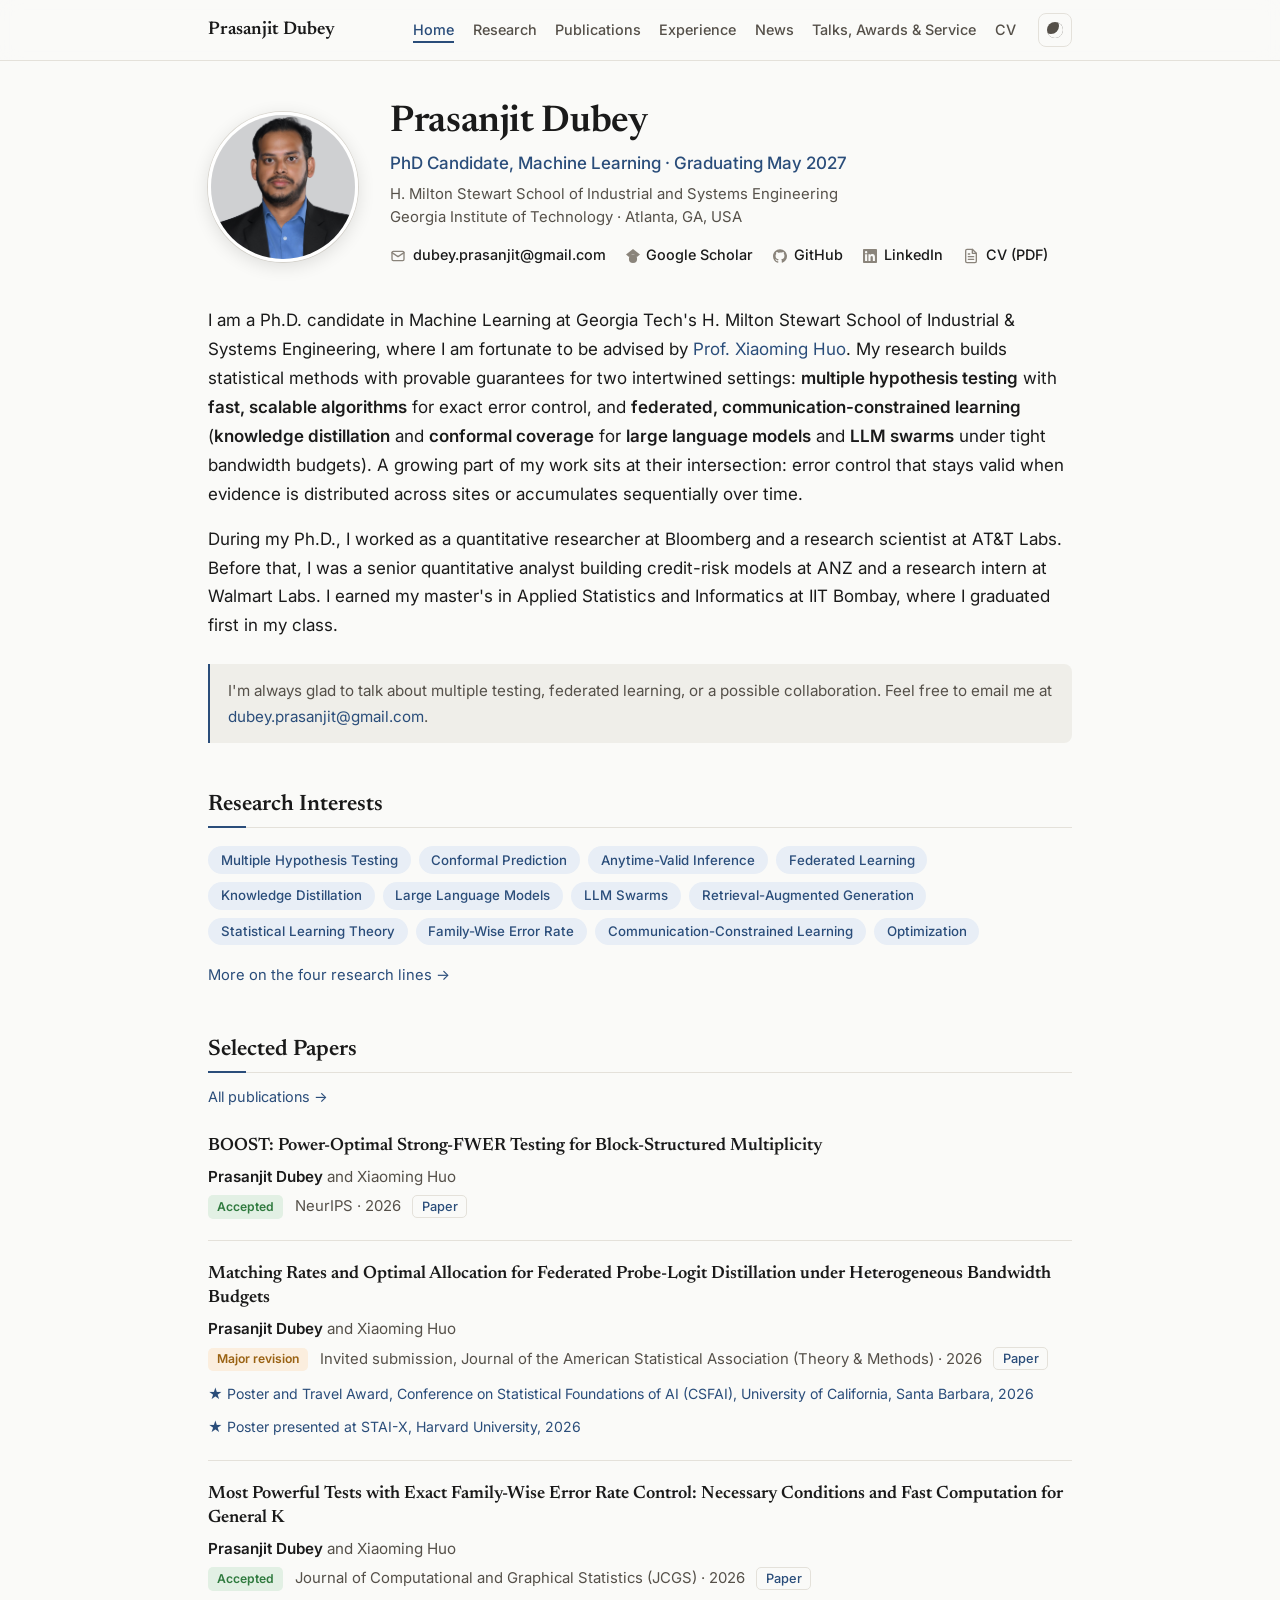
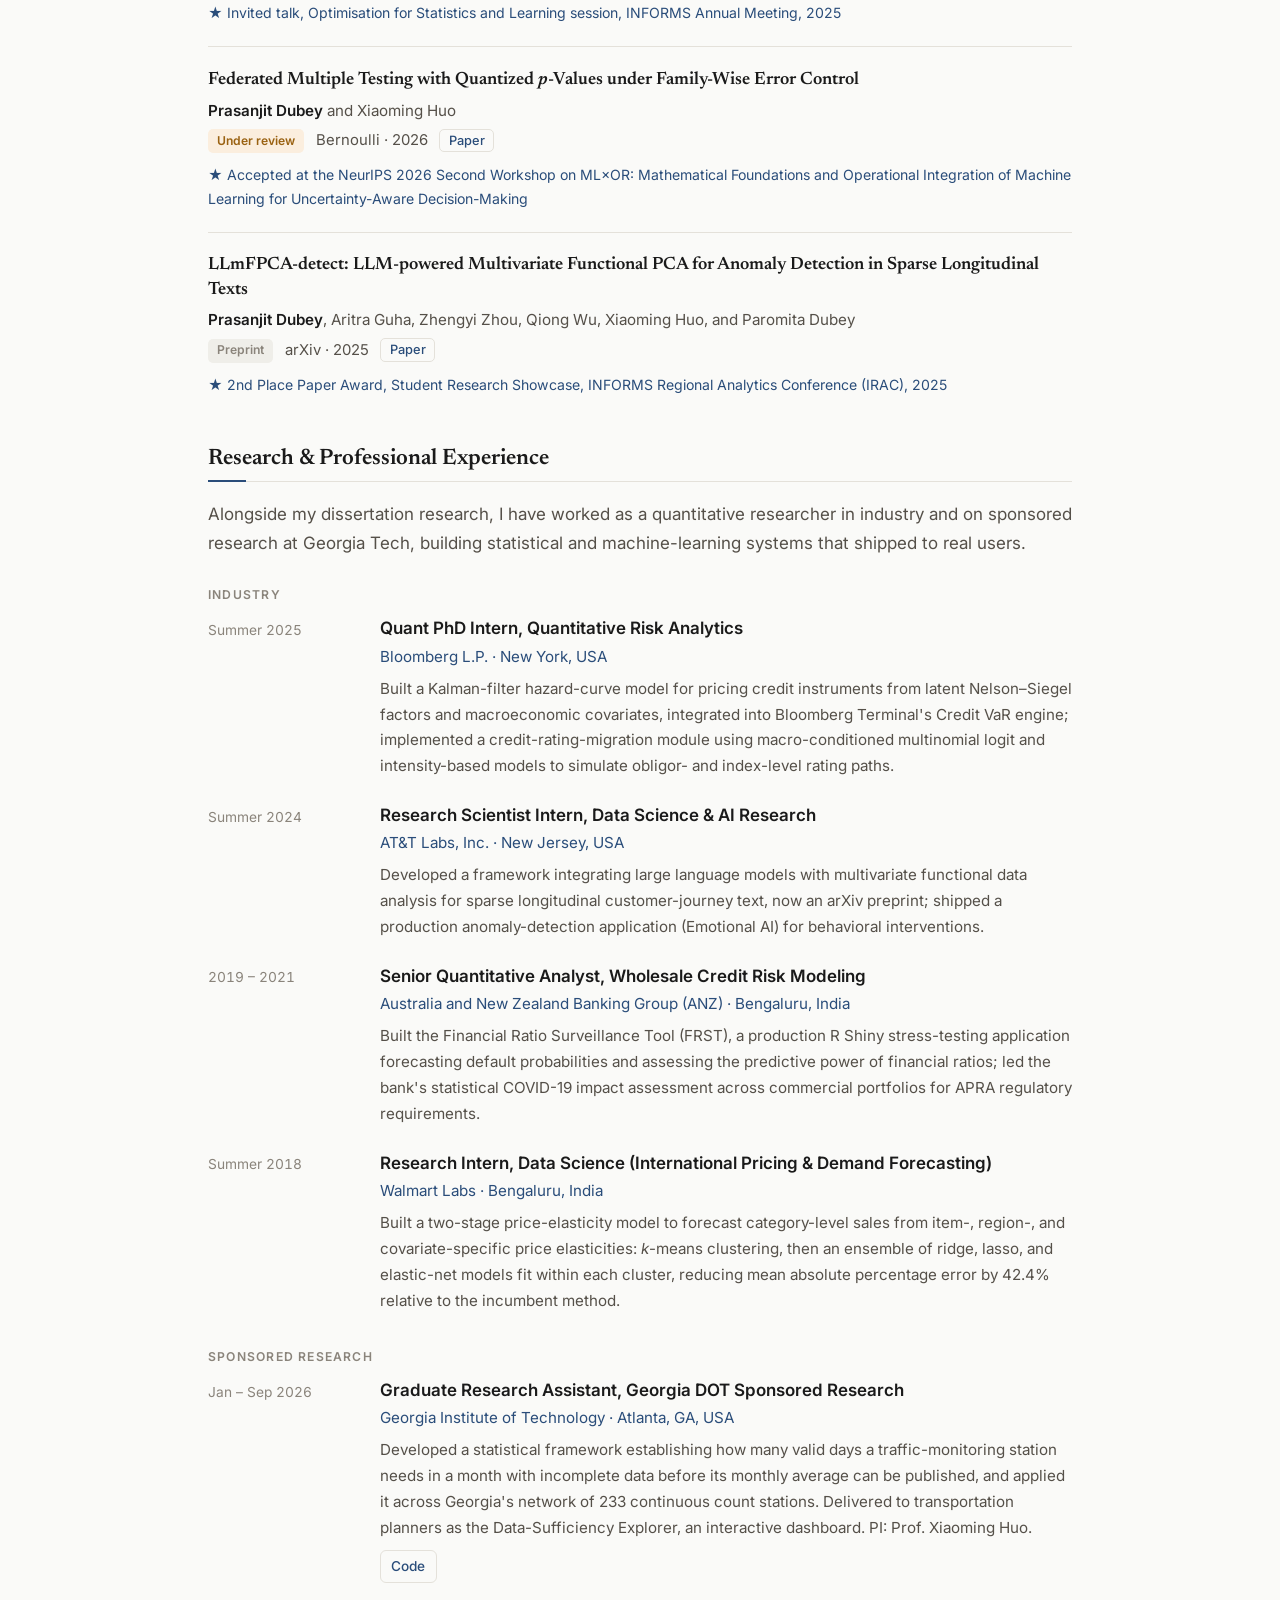
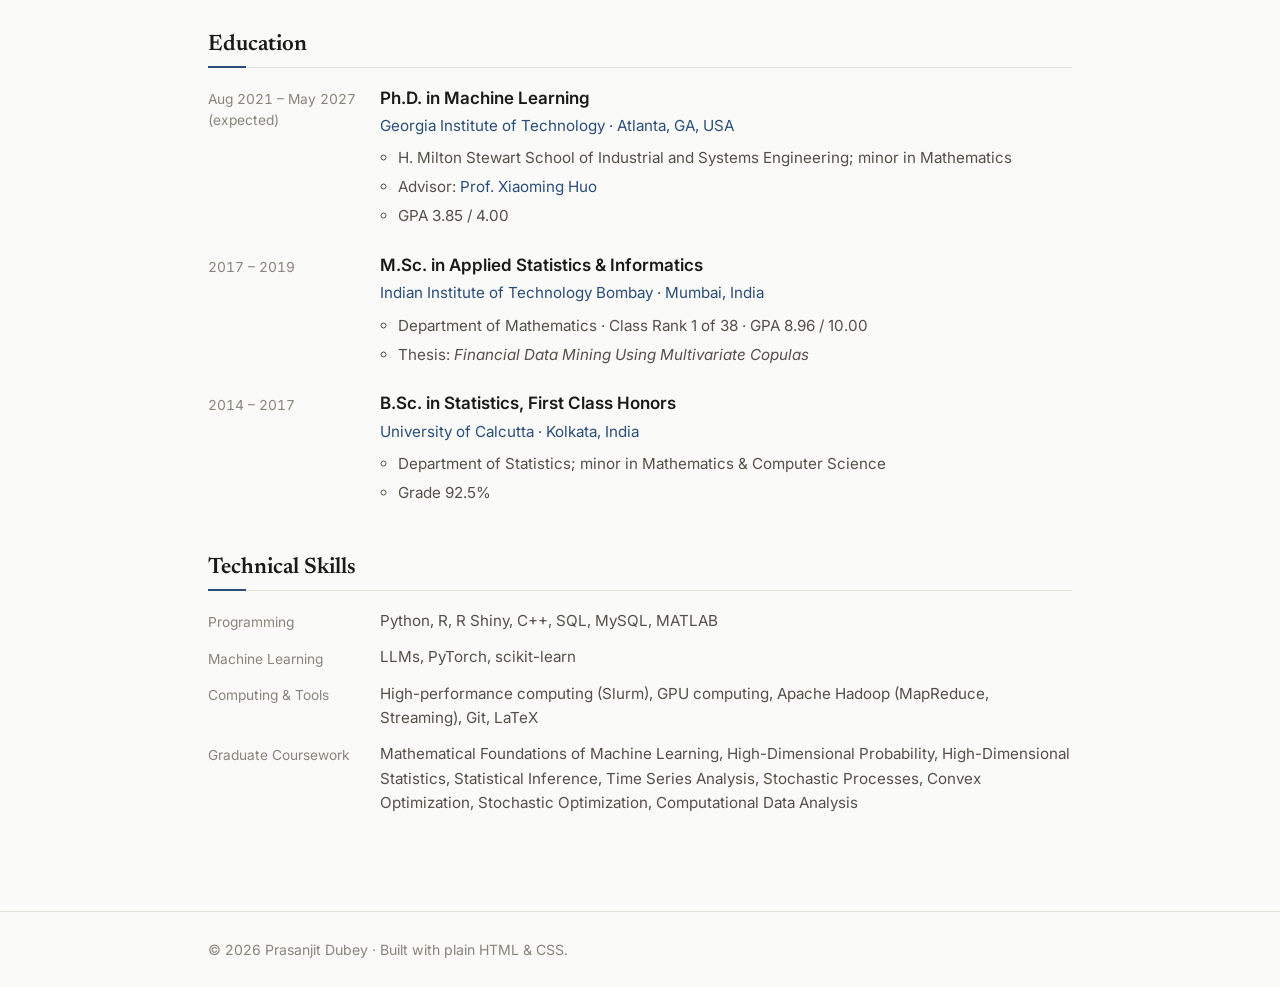
<file: index.html>
<!DOCTYPE html>
<html lang="en">
<head>
  <meta charset="UTF-8" />
  <meta name="viewport" content="width=device-width, initial-scale=1.0" />
  <title>Prasanjit Dubey</title>
  <meta name="description" content="Prasanjit Dubey, Ph.D. candidate in Machine Learning at Georgia Tech. Research on multiple hypothesis testing, conformal prediction, anytime-valid inference, and federated learning and knowledge distillation for language models." />
  <meta name="author" content="Prasanjit Dubey" />
  <meta name="keywords" content="Prasanjit Dubey, machine learning, statistics, multiple hypothesis testing, family-wise error rate, FWER, conformal prediction, anytime-valid inference, e-processes, federated learning, knowledge distillation, large language models, LLM swarms, retrieval-augmented generation, RAG, probe-logit distillation, communication-constrained learning, statistical learning theory, optimization, scalable algorithms, elementary symmetric polynomials, Georgia Tech, Xiaoming Huo" />

  <!-- Open Graph / social preview -->
  <meta property="og:type" content="website" />
  <meta property="og:title" content="Prasanjit Dubey" />
  <meta property="og:description" content="Ph.D. candidate in Machine Learning at Georgia Tech: multiple hypothesis testing, conformal prediction, anytime-valid inference, and federated learning for language models." />
  <meta property="og:url" content="https://pdubey96.github.io/" />
  <meta property="og:image" content="https://pdubey96.github.io/mypicnov2025.jpg" />
  <meta name="twitter:card" content="summary" />

  <!-- Favicon: "PD" monogram, self-contained -->
  <link rel="icon" href="data:image/svg+xml,%3Csvg xmlns='http://www.w3.org/2000/svg' viewBox='0 0 100 100'%3E%3Crect width='100' height='100' rx='20' fill='%232a4d7a'/%3E%3Ctext x='50' y='68' font-family='Georgia,serif' font-size='52' fill='white' text-anchor='middle'%3EPD%3C/text%3E%3C/svg%3E" />

  <!-- Fonts -->
  <link rel="preconnect" href="https://fonts.googleapis.com" />
  <link rel="preconnect" href="https://fonts.gstatic.com" crossorigin />
  <link href="https://fonts.googleapis.com/css2?family=Newsreader:ital,opsz,wght@0,6..72,400;0,6..72,500;0,6..72,600;1,6..72,400&family=Inter:wght@400;500;600&display=swap" rel="stylesheet" />

  <link rel="stylesheet" href="style.css?v=20261010" />

  <!-- Set theme before paint to avoid a flash -->
  <script>
    (function () {
      try {
        var saved = localStorage.getItem("theme");
        var prefersDark = window.matchMedia("(prefers-color-scheme: dark)").matches;
        if (saved === "dark" || (!saved && prefersDark)) {
          document.documentElement.setAttribute("data-theme", "dark");
        }
      } catch (e) {}
    })();
  </script>

  <!-- These sections moved to pages of their own; keep old links such as
       /#publications working by sending them on before anything renders. -->
  <script>
    (function () {
      var moved = {
        "#publications": "publications.html",
        "#talks": "awards.html#talks",
        "#news": "news.html",
        "#awards": "awards.html",
        "#service": "awards.html#service"
      };
      if (moved[location.hash]) location.replace(moved[location.hash]);
    })();
  </script>
</head>

<body>
  <a class="skip-link" href="#main">Skip to content</a>

  <!-- The top bar is repeated in all six pages; edit them together. -->
  <header class="site-header">
    <nav class="nav" aria-label="Primary">
      <a class="nav-brand" href="index.html">Prasanjit Dubey</a>
      <ul class="nav-links">
        <li><a href="index.html" aria-current="page">Home</a></li>
        <li><a href="research.html">Research</a></li>
        <li><a href="publications.html">Publications</a></li>
        <li><a href="experience.html">Experience</a></li>
        <li><a href="news.html">News</a></li>
        <li><a href="awards.html">Talks, Awards &amp; Service</a></li>
        <li><a href="cv.pdf" target="_blank" rel="noopener">CV</a></li>
      </ul>
      <button id="theme-toggle" class="theme-toggle" aria-label="Toggle dark mode" title="Toggle dark mode">
        <span class="theme-toggle-icon" aria-hidden="true"></span>
      </button>
    </nav>
  </header>

  <main id="main">

    <!-- ============ IDENTITY ============ -->
    <section id="about" class="hero">
      <img class="avatar" src="mypicnov2025.jpg" alt="Prasanjit Dubey" width="150" height="150" />
      <div class="hero-text">
        <h1 class="hero-name">Prasanjit Dubey</h1>
        <p class="hero-title">PhD Candidate, Machine Learning · Graduating May 2027</p>
        <p class="hero-affil">
          H. Milton Stewart School of Industrial and Systems Engineering<br />
          Georgia Institute of Technology · Atlanta,&nbsp;GA,&nbsp;USA
        </p>
        <ul class="hero-links">
          <li><a href="mailto:dubey.prasanjit@gmail.com">
            <svg class="icon-stroke" viewBox="0 0 24 24" fill="none" stroke="currentColor" stroke-width="2" stroke-linecap="round" stroke-linejoin="round" aria-hidden="true"><rect x="3" y="5" width="18" height="14" rx="2"/><path d="m3 7 9 6 9-6"/></svg>
            <span>dubey.prasanjit@gmail.com</span></a></li>
          <li><a href="https://scholar.google.com/citations?user=jp3epVkAAAAJ&amp;hl=en" target="_blank" rel="noopener">
            <svg viewBox="0 0 24 24" fill="currentColor" aria-hidden="true"><path d="M5.242 13.769L0 9.5 12 0l12 9.5-5.242 4.269C17.548 11.249 14.978 9.5 12 9.5c-2.977 0-5.548 1.748-6.758 4.269zM12 10a7 7 0 1 0 0 14 7 7 0 0 0 0-14z"/></svg>
            <span>Google Scholar</span></a></li>
          <li><a href="https://github.com/pdubey96" target="_blank" rel="noopener">
            <svg viewBox="0 0 24 24" fill="currentColor" aria-hidden="true"><path d="M12 .297c-6.63 0-12 5.373-12 12 0 5.303 3.438 9.8 8.205 11.385.6.113.82-.258.82-.577 0-.285-.01-1.04-.015-2.04-3.338.724-4.042-1.61-4.042-1.61C4.422 18.07 3.633 17.7 3.633 17.7c-1.087-.744.084-.729.084-.729 1.205.084 1.838 1.236 1.838 1.236 1.07 1.835 2.809 1.305 3.495.998.108-.776.417-1.305.76-1.605-2.665-.305-5.467-1.334-5.467-5.931 0-1.311.469-2.381 1.236-3.221-.124-.303-.535-1.524.117-3.176 0 0 1.008-.322 3.301 1.23A11.5 11.5 0 0 1 12 5.803c1.02.005 2.047.138 3.006.404 2.291-1.552 3.297-1.23 3.297-1.23.653 1.653.242 2.874.118 3.176.77.84 1.235 1.911 1.235 3.221 0 4.609-2.807 5.624-5.479 5.921.43.372.823 1.102.823 2.222 0 1.606-.014 2.898-.014 3.293 0 .322.216.694.825.576C20.565 22.092 24 17.592 24 12.297c0-6.627-5.373-12-12-12"/></svg>
            <span>GitHub</span></a></li>
          <li><a href="https://www.linkedin.com/in/prasanjit-dubey/" target="_blank" rel="noopener">
            <svg viewBox="0 0 24 24" fill="currentColor" aria-hidden="true"><path d="M20.447 20.452h-3.554v-5.569c0-1.328-.027-3.037-1.852-3.037-1.853 0-2.136 1.445-2.136 2.939v5.667H9.351V9h3.414v1.561h.046c.477-.9 1.637-1.85 3.37-1.85 3.601 0 4.267 2.37 4.267 5.455v6.286zM5.337 7.433a2.062 2.062 0 0 1-2.063-2.065 2.064 2.064 0 1 1 2.063 2.065zm1.782 13.019H3.555V9h3.564v11.452zM22.225 0H1.771C.792 0 0 .774 0 1.729v20.542C0 23.227.792 24 1.771 24h20.451C23.2 24 24 23.227 24 22.271V1.729C24 .774 23.2 0 22.222 0h.003z"/></svg>
            <span>LinkedIn</span></a></li>
          <li><a href="cv.pdf" target="_blank" rel="noopener">
            <svg class="icon-stroke" viewBox="0 0 24 24" fill="none" stroke="currentColor" stroke-width="2" stroke-linecap="round" stroke-linejoin="round" aria-hidden="true"><path d="M14 2H6a2 2 0 0 0-2 2v16a2 2 0 0 0 2 2h12a2 2 0 0 0 2-2V8z"/><polyline points="14 2 14 8 20 8"/><line x1="16" y1="13" x2="8" y2="13"/><line x1="16" y1="17" x2="8" y2="17"/><line x1="10" y1="9" x2="8" y2="9"/></svg>
            <span>CV (PDF)</span></a></li>
        </ul>
      </div>
    </section>

    <!-- ============ ABOUT ============ -->
    <section class="section">
      <p class="bio">
        I am a Ph.D. candidate in Machine Learning at Georgia Tech's H. Milton
        Stewart School of Industrial &amp; Systems Engineering, where I am
        fortunate to be advised by
        <a href="https://huo.isye.gatech.edu/" target="_blank" rel="noopener">Prof. Xiaoming Huo</a>.
        My research builds statistical methods with provable guarantees for two
        intertwined settings: <strong>multiple hypothesis testing</strong> with
        <strong>fast, scalable algorithms</strong> for exact error control, and
        <strong>federated, communication-constrained learning</strong>
        (<strong>knowledge distillation</strong> and <strong>conformal
        coverage</strong> for <strong>large language models</strong> and
        <strong>LLM swarms</strong> under tight bandwidth budgets). A growing
        part of my work sits at their intersection: error control that stays
        valid when evidence is distributed across sites or accumulates
        sequentially over time.
      </p>
      <p class="bio">
        During my Ph.D., I worked as a quantitative researcher at Bloomberg and
        a research scientist at AT&amp;T Labs. Before that, I was a senior
        quantitative analyst building credit-risk models at ANZ and a research
        intern at Walmart Labs. I earned my master's in Applied Statistics and
        Informatics at IIT Bombay, where I graduated first in my class.
      </p>
      <p id="contact" class="callout">
        I'm always glad to talk about multiple testing, federated learning, or a
        possible collaboration. Feel free to email me at
        <a href="mailto:dubey.prasanjit@gmail.com">dubey.prasanjit@gmail.com</a>.
      </p>
    </section>

    <!-- ============ RESEARCH INTERESTS ============ -->
    <section id="research" class="section">
      <h2>Research Interests</h2>
      <ul class="topics" aria-label="Research topics">
        <li>Multiple Hypothesis Testing</li>
        <li>Conformal Prediction</li>
        <li>Anytime-Valid Inference</li>
        <li>Federated Learning</li>
        <li>Knowledge Distillation</li>
        <li>Large Language Models</li>
        <li>LLM Swarms</li>
        <li>Retrieval-Augmented Generation</li>
        <li>Statistical Learning Theory</li>
        <li>Family-Wise Error Rate</li>
        <li>Communication-Constrained Learning</li>
        <li>Optimization</li>
      </ul>
      <p class="more"><a href="research.html">More on the four research lines →</a></p>
    </section>

    <!-- ============ LATEST PAPERS ============ -->
    <!-- A hand-picked subset of publications.html, copied entry for entry
         (without abstracts). When one of these changes status, update both. -->
    <section id="selected" class="section">
      <h2>Selected Papers</h2>
      <p class="note"><a href="publications.html">All publications →</a></p>
      <ol class="pub-list pub-list-plain">
        <li class="pub">
          <div class="pub-body">
            <h3 class="pub-title">BOOST: Power-Optimal Strong-FWER Testing for Block-Structured Multiplicity</h3>
            <p class="pub-authors"><span class="me">Prasanjit Dubey</span> and Xiaoming Huo</p>
            <p class="pub-venue"><span class="badge badge-pub">Accepted</span> NeurIPS · 2026 <a class="pub-link" href="https://arxiv.org/abs/2605.27664" target="_blank" rel="noopener">Paper</a></p>
          </div>
        </li>
        <li class="pub">
          <div class="pub-body">
            <h3 class="pub-title">Matching Rates and Optimal Allocation for Federated Probe-Logit Distillation under Heterogeneous Bandwidth Budgets</h3>
            <p class="pub-authors"><span class="me">Prasanjit Dubey</span> and Xiaoming Huo</p>
            <p class="pub-venue"><span class="badge badge-review">Major revision</span> Invited submission, Journal of the American Statistical Association (Theory &amp; Methods) · 2026 <a class="pub-link" href="https://arxiv.org/abs/2605.29642" target="_blank" rel="noopener">Paper</a></p>
            <p class="pub-award">★ Poster and Travel Award, Conference on Statistical Foundations of AI (CSFAI), University of California, Santa Barbara, 2026</p>
            <p class="pub-award">★ Poster presented at STAI-X, Harvard University, 2026</p>
          </div>
        </li>
        <li class="pub">
          <div class="pub-body">
            <h3 class="pub-title">Most Powerful Tests with Exact Family-Wise Error Rate Control: Necessary Conditions and Fast Computation for General K</h3>
            <p class="pub-authors"><span class="me">Prasanjit Dubey</span> and Xiaoming Huo</p>
            <p class="pub-venue"><span class="badge badge-pub">Accepted</span> Journal of Computational and Graphical Statistics (JCGS) · 2026 <a class="pub-link" href="https://arxiv.org/abs/2604.10986" target="_blank" rel="noopener">Paper</a></p>
            <p class="pub-award">★ Invited talk, Optimisation for Statistics and Learning session, INFORMS Annual Meeting, 2025</p>
          </div>
        </li>
        <li class="pub">
          <div class="pub-body">
            <h3 class="pub-title">Federated Multiple Testing with Quantized <em>p</em>-Values under Family-Wise Error Control</h3>
            <p class="pub-authors"><span class="me">Prasanjit Dubey</span> and Xiaoming Huo</p>
            <p class="pub-venue"><span class="badge badge-review">Under review</span> Bernoulli · 2026 <a class="pub-link" href="https://arxiv.org/abs/2609.19708" target="_blank" rel="noopener">Paper</a></p>
            <p class="pub-award">★ Accepted at the NeurIPS 2026 Second Workshop on ML×OR: Mathematical Foundations and Operational Integration of Machine Learning for Uncertainty-Aware Decision-Making</p>
          </div>
        </li>
        <li class="pub">
          <div class="pub-body">
            <h3 class="pub-title">LLmFPCA-detect: LLM-powered Multivariate Functional PCA for Anomaly Detection in Sparse Longitudinal Texts</h3>
            <p class="pub-authors"><span class="me">Prasanjit Dubey</span>, Aritra Guha, Zhengyi Zhou, Qiong Wu, Xiaoming Huo, and Paromita Dubey</p>
            <p class="pub-venue"><span class="badge badge-prep">Preprint</span> arXiv · 2025 <a class="pub-link" href="https://arxiv.org/abs/2512.14604" target="_blank" rel="noopener">Paper</a></p>
            <p class="pub-award">★ 2nd Place Paper Award, Student Research Showcase, INFORMS Regional Analytics Conference (IRAC), 2025</p>
          </div>
        </li>
      </ol>
    </section>

    <!-- ============ EXPERIENCE ============ -->
    <section id="experience" class="section">
      <h2>Research &amp; Professional Experience</h2>
      <p class="section-intro">
        Alongside my dissertation research, I have worked as a quantitative
        researcher in industry and on sponsored research at Georgia Tech, building
        statistical and machine-learning systems that shipped to real users.
      </p>
      <!-- Grouped by kind so the industry roles lead, newest first within
           each group. (The CV lists all five in one run, newest first.) -->
      <h3 class="group-label">Industry</h3>
      <ul class="timeline">
        <li>
          <span class="t-date">Summer 2025</span>
          <div class="t-body">
            <p class="exp-role">Quant PhD Intern, Quantitative Risk Analytics</p>
            <p class="exp-org">Bloomberg L.P. · New York, USA</p>
            <p class="exp-desc">
              Built a Kalman-filter hazard-curve model for pricing credit
              instruments from latent Nelson–Siegel factors and macroeconomic
              covariates, integrated into Bloomberg Terminal's Credit VaR engine;
              implemented a credit-rating-migration module using macro-conditioned
              multinomial logit and intensity-based models to simulate obligor- and
              index-level rating paths.
            </p>
          </div>
        </li>
        <li>
          <span class="t-date">Summer 2024</span>
          <div class="t-body">
            <p class="exp-role">Research Scientist Intern, Data Science &amp; AI Research</p>
            <p class="exp-org">AT&amp;T Labs, Inc. · New Jersey, USA</p>
            <p class="exp-desc">
              Developed a framework integrating large language models with
              multivariate functional data analysis for sparse longitudinal
              customer-journey text, now an arXiv preprint; shipped a
              production anomaly-detection application (Emotional AI) for
              behavioral interventions.
            </p>
          </div>
        </li>
        <li>
          <span class="t-date">2019 – 2021</span>
          <div class="t-body">
            <p class="exp-role">Senior Quantitative Analyst, Wholesale Credit Risk Modeling</p>
            <p class="exp-org">Australia and New Zealand Banking Group (ANZ) · Bengaluru, India</p>
            <p class="exp-desc">
              Built the Financial Ratio Surveillance Tool (FRST), a production
              R Shiny stress-testing application forecasting default probabilities
              and assessing the predictive power of financial ratios; led the
              bank's statistical COVID-19 impact assessment across commercial
              portfolios for APRA regulatory requirements.
            </p>
          </div>
        </li>
        <li>
          <span class="t-date">Summer 2018</span>
          <div class="t-body">
            <p class="exp-role">Research Intern, Data Science (International Pricing &amp; Demand Forecasting)</p>
            <p class="exp-org">Walmart Labs · Bengaluru, India</p>
            <p class="exp-desc">
              Built a two-stage price-elasticity model to forecast
              category-level sales from item-, region-, and covariate-specific
              price elasticities: <em>k</em>-means clustering, then an ensemble
              of ridge, lasso, and elastic-net models fit within each cluster,
              reducing mean absolute percentage error by 42.4% relative to the
              incumbent method.
            </p>
          </div>
        </li>
      </ul>
      <h3 class="group-label">Sponsored Research</h3>
      <ul class="timeline">
        <li>
          <span class="t-date">Jan – Sep 2026</span>
          <div class="t-body">
            <p class="exp-role">Graduate Research Assistant, Georgia DOT Sponsored Research</p>
            <p class="exp-org">Georgia Institute of Technology · Atlanta, GA, USA</p>
            <p class="exp-desc">
              Developed a statistical framework establishing how many valid days a
              traffic-monitoring station needs in a month with incomplete data
              before its monthly average can be published, and applied it across
              Georgia's network of 233 continuous count stations. Delivered to
              transportation planners as the Data-Sufficiency Explorer, an
              interactive dashboard. PI: Prof. Xiaoming Huo.
            </p>
            <div class="pub-links exp-links">
              <a href="https://github.com/pdubey96/GDoT_CCS_Data_Sufficiency_Explorer" target="_blank" rel="noopener">Code</a>
            </div>
          </div>
        </li>
      </ul>
    </section>

    <!-- ============ EDUCATION ============ -->
    <section id="education" class="section">
      <h2>Education</h2>
      <ul class="timeline">
        <li>
          <span class="t-date">Aug 2021 – May 2027 (expected)</span>
          <div class="t-body">
            <p class="exp-role">Ph.D. in Machine Learning</p>
            <p class="exp-org">Georgia Institute of Technology · Atlanta, GA, USA</p>
            <ul class="edu-detail">
              <li>H. Milton Stewart School of Industrial and Systems Engineering; minor in Mathematics</li>
              <li>Advisor: <a href="https://huo.isye.gatech.edu/" target="_blank" rel="noopener">Prof. Xiaoming Huo</a></li>
              <li>GPA 3.85 / 4.00</li>
            </ul>
          </div>
        </li>
        <li>
          <span class="t-date">2017 – 2019</span>
          <div class="t-body">
            <p class="exp-role">M.Sc. in Applied Statistics &amp; Informatics</p>
            <p class="exp-org">Indian Institute of Technology Bombay · Mumbai, India</p>
            <ul class="edu-detail">
              <li>Department of Mathematics · Class Rank 1 of 38 · GPA 8.96 / 10.00</li>
              <li>Thesis: <em>Financial Data Mining Using Multivariate Copulas</em></li>
            </ul>
          </div>
        </li>
        <li>
          <span class="t-date">2014 – 2017</span>
          <div class="t-body">
            <p class="exp-role">B.Sc. in Statistics, First Class Honors</p>
            <p class="exp-org">University of Calcutta · Kolkata, India</p>
            <ul class="edu-detail">
              <li>Department of Statistics; minor in Mathematics &amp; Computer Science</li>
              <li>Grade 92.5%</li>
            </ul>
          </div>
        </li>
      </ul>
    </section>

    <!-- ============ TECHNICAL SKILLS ============ -->
    <section id="skills" class="section">
      <h2>Technical Skills</h2>
      <dl class="skills-list">
        <div class="skill-row">
          <dt>Programming</dt>
          <dd>Python, R, R Shiny, C++, SQL, MySQL, MATLAB</dd>
        </div>
        <div class="skill-row">
          <dt>Machine Learning</dt>
          <dd>LLMs, PyTorch, scikit-learn</dd>
        </div>
        <div class="skill-row">
          <dt>Computing &amp; Tools</dt>
          <dd>High-performance computing (Slurm), GPU computing, Apache Hadoop (MapReduce, Streaming), Git, LaTeX</dd>
        </div>
        <div class="skill-row">
          <dt>Graduate Coursework</dt>
          <dd>Mathematical Foundations of Machine Learning, High-Dimensional Probability, High-Dimensional Statistics, Statistical Inference, Time Series Analysis, Stochastic Processes, Convex Optimization, Stochastic Optimization, Computational Data Analysis</dd>
        </div>
      </dl>
    </section>
  </main>

  <footer class="site-footer">
    <p>© <span id="year"></span> Prasanjit Dubey · Built with plain HTML &amp; CSS.</p>
  </footer>

  <script src="script.js?v=20261010"></script>
</body>
</html>
</file>
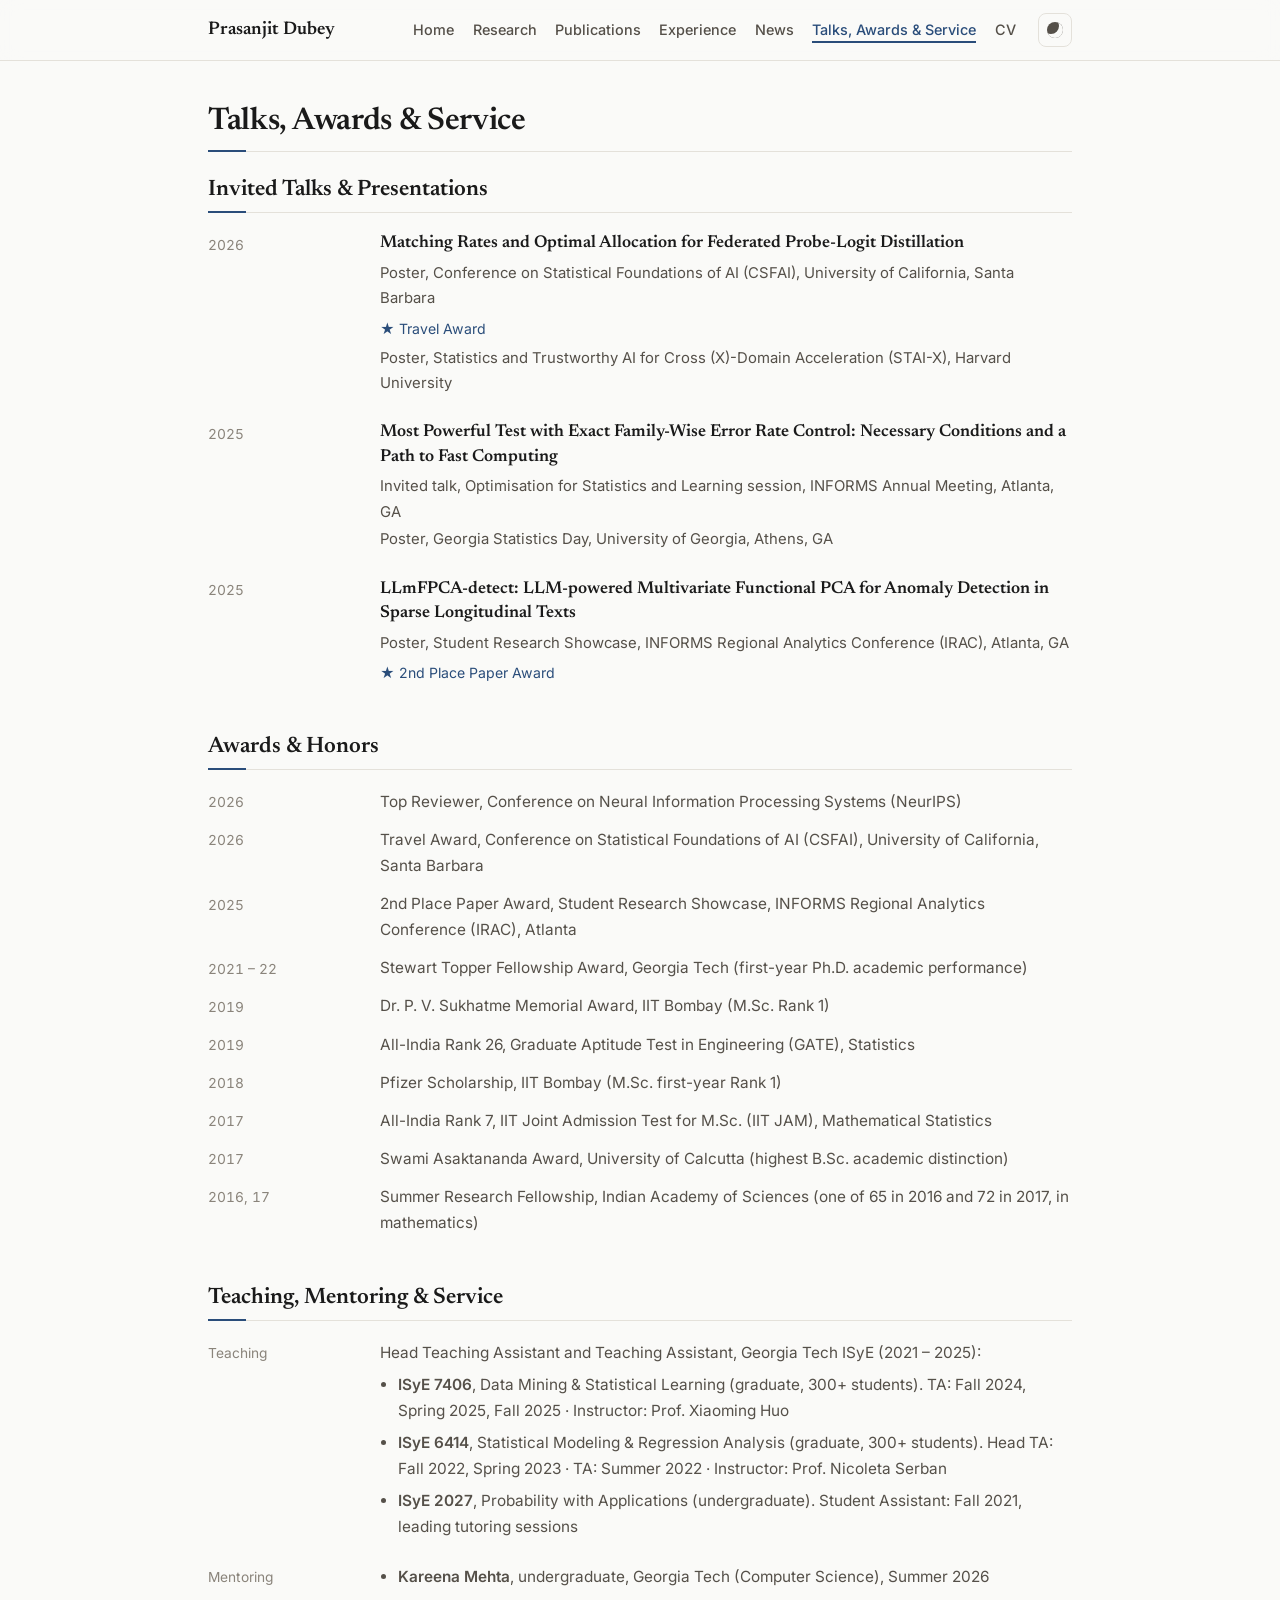
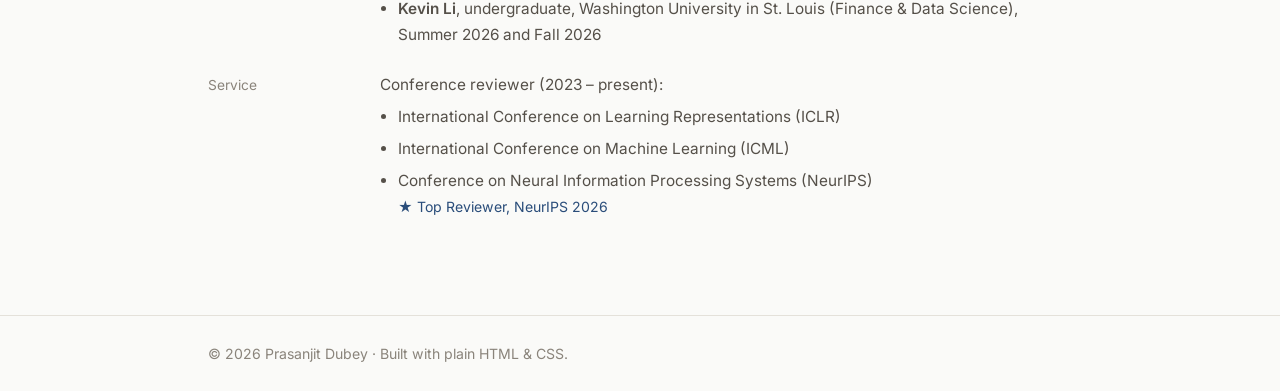
<file: awards.html>
<!DOCTYPE html>
<html lang="en">
<head>
  <meta charset="UTF-8" />
  <meta name="viewport" content="width=device-width, initial-scale=1.0" />
  <title>Talks, Awards &amp; Service · Prasanjit Dubey</title>
  <meta name="description" content="Invited talks and presentations, awards and honors, and teaching, mentoring and professional service of Prasanjit Dubey." />
  <meta name="author" content="Prasanjit Dubey" />

  <!-- Open Graph / social preview -->
  <meta property="og:type" content="website" />
  <meta property="og:title" content="Talks, Awards &amp; Service · Prasanjit Dubey" />
  <meta property="og:description" content="Invited talks and presentations, awards and honors, and teaching, mentoring and professional service of Prasanjit Dubey." />
  <meta property="og:url" content="https://pdubey96.github.io/awards.html" />
  <meta property="og:image" content="https://pdubey96.github.io/mypicnov2025.jpg" />
  <meta name="twitter:card" content="summary" />

  <!-- Favicon: "PD" monogram, self-contained -->
  <link rel="icon" href="data:image/svg+xml,%3Csvg xmlns='http://www.w3.org/2000/svg' viewBox='0 0 100 100'%3E%3Crect width='100' height='100' rx='20' fill='%232a4d7a'/%3E%3Ctext x='50' y='68' font-family='Georgia,serif' font-size='52' fill='white' text-anchor='middle'%3EPD%3C/text%3E%3C/svg%3E" />

  <!-- Fonts -->
  <link rel="preconnect" href="https://fonts.googleapis.com" />
  <link rel="preconnect" href="https://fonts.gstatic.com" crossorigin />
  <link href="https://fonts.googleapis.com/css2?family=Newsreader:ital,opsz,wght@0,6..72,400;0,6..72,500;0,6..72,600;1,6..72,400&family=Inter:wght@400;500;600&display=swap" rel="stylesheet" />

  <link rel="stylesheet" href="style.css?v=20261010" />

  <!-- Set theme before paint to avoid a flash -->
  <script>
    (function () {
      try {
        var saved = localStorage.getItem("theme");
        var prefersDark = window.matchMedia("(prefers-color-scheme: dark)").matches;
        if (saved === "dark" || (!saved && prefersDark)) {
          document.documentElement.setAttribute("data-theme", "dark");
        }
      } catch (e) {}
    })();
  </script>
</head>

<body>
  <a class="skip-link" href="#main">Skip to content</a>

  <!-- The top bar is repeated in all six pages; edit them together. -->
  <header class="site-header">
    <nav class="nav" aria-label="Primary">
      <a class="nav-brand" href="index.html">Prasanjit Dubey</a>
      <ul class="nav-links">
        <li><a href="index.html">Home</a></li>
        <li><a href="research.html">Research</a></li>
        <li><a href="publications.html">Publications</a></li>
        <li><a href="experience.html">Experience</a></li>
        <li><a href="news.html">News</a></li>
        <li><a href="awards.html" aria-current="page">Talks, Awards &amp; Service</a></li>
        <li><a href="cv.pdf" target="_blank" rel="noopener">CV</a></li>
      </ul>
      <button id="theme-toggle" class="theme-toggle" aria-label="Toggle dark mode" title="Toggle dark mode">
        <span class="theme-toggle-icon" aria-hidden="true"></span>
      </button>
    </nav>
  </header>

  <main id="main">
    <h1 class="page-title">Talks, Awards &amp; Service</h1>

    <section id="talks" class="section">
      <h2>Invited Talks &amp; Presentations</h2>
      <!-- One entry per talk, newest first, with a line for each venue it was
           given at, as on the CV. -->
      <ul class="timeline">
        <li>
          <span class="t-date">2026</span>
          <div class="t-body">
            <h3 class="talk-title">Matching Rates and Optimal Allocation for Federated Probe-Logit Distillation</h3>
            <p class="talk-venue">Poster, Conference on Statistical Foundations of AI (CSFAI), University of California, Santa Barbara</p>
            <p class="pub-award">★ Travel Award</p>
            <p class="talk-venue">Poster, Statistics and Trustworthy AI for Cross (X)-Domain Acceleration (STAI-X), Harvard University</p>
          </div>
        </li>
        <li>
          <span class="t-date">2025</span>
          <div class="t-body">
            <h3 class="talk-title">Most Powerful Test with Exact Family-Wise Error Rate Control: Necessary Conditions and a Path to Fast Computing</h3>
            <p class="talk-venue">Invited talk, Optimisation for Statistics and Learning session, INFORMS Annual Meeting, Atlanta, GA</p>
            <p class="talk-venue">Poster, Georgia Statistics Day, University of Georgia, Athens, GA</p>
          </div>
        </li>
        <li>
          <span class="t-date">2025</span>
          <div class="t-body">
            <h3 class="talk-title">LLmFPCA-detect: LLM-powered Multivariate Functional PCA for Anomaly Detection in Sparse Longitudinal Texts</h3>
            <p class="talk-venue">Poster, Student Research Showcase, INFORMS Regional Analytics Conference (IRAC), Atlanta, GA</p>
            <p class="pub-award">★ 2nd Place Paper Award</p>
          </div>
        </li>
      </ul>
    </section>

    <section id="awards" class="section">
      <h2>Awards &amp; Honors</h2>
      <ul class="timeline timeline-compact">
        <li><span class="t-date">2026</span><div class="t-body award-text">Top Reviewer, Conference on Neural Information Processing Systems (NeurIPS)</div></li>
        <li><span class="t-date">2026</span><div class="t-body award-text">Travel Award, Conference on Statistical Foundations of AI (CSFAI), University of California, Santa Barbara</div></li>
        <li><span class="t-date">2025</span><div class="t-body award-text">2nd Place Paper Award, Student Research Showcase, INFORMS Regional Analytics Conference (IRAC), Atlanta</div></li>
        <li><span class="t-date">2021 – 22</span><div class="t-body award-text">Stewart Topper Fellowship Award, Georgia Tech (first-year Ph.D. academic performance)</div></li>
        <li><span class="t-date">2019</span><div class="t-body award-text">Dr. P. V. Sukhatme Memorial Award, IIT Bombay (M.Sc. Rank 1)</div></li>
        <li><span class="t-date">2019</span><div class="t-body award-text">All-India Rank 26, Graduate Aptitude Test in Engineering (GATE), Statistics</div></li>
        <li><span class="t-date">2018</span><div class="t-body award-text">Pfizer Scholarship, IIT Bombay (M.Sc. first-year Rank 1)</div></li>
        <li><span class="t-date">2017</span><div class="t-body award-text">All-India Rank 7, IIT Joint Admission Test for M.Sc. (IIT JAM), Mathematical Statistics</div></li>
        <li><span class="t-date">2017</span><div class="t-body award-text">Swami Asaktananda Award, University of Calcutta (highest B.Sc. academic distinction)</div></li>
        <li><span class="t-date">2016, 17</span><div class="t-body award-text">Summer Research Fellowship, Indian Academy of Sciences (one of 65 in 2016 and 72 in 2017, in mathematics)</div></li>
      </ul>
    </section>

    <section id="service" class="section">
      <h2>Teaching, Mentoring &amp; Service</h2>
      <div class="row">
        <span class="row-label">Teaching</span>
        <div class="row-body">
          <p>Head Teaching Assistant and Teaching Assistant, Georgia Tech ISyE (2021 – 2025):</p>
          <ul>
            <li><strong>ISyE 7406</strong>, Data Mining &amp; Statistical Learning (graduate, 300+ students). TA: Fall 2024, Spring 2025, Fall 2025 · Instructor: Prof. Xiaoming Huo</li>
            <li><strong>ISyE 6414</strong>, Statistical Modeling &amp; Regression Analysis (graduate, 300+ students). Head TA: Fall 2022, Spring 2023 · TA: Summer 2022 · Instructor: Prof. Nicoleta Serban</li>
            <li><strong>ISyE 2027</strong>, Probability with Applications (undergraduate). Student Assistant: Fall 2021, leading tutoring sessions</li>
          </ul>
        </div>
      </div>
      <div class="row">
        <span class="row-label">Mentoring</span>
        <div class="row-body">
          <ul>
            <li><strong>Kareena Mehta</strong>, undergraduate, Georgia Tech (Computer Science), Summer 2026</li>
            <li><strong>Kevin Li</strong>, undergraduate, Washington University in St. Louis (Finance &amp; Data Science), Summer 2026 and Fall 2026</li>
          </ul>
        </div>
      </div>
      <div class="row">
        <span class="row-label">Service</span>
        <div class="row-body">
          <p>Conference reviewer (2023 – present):</p>
          <ul>
            <li>International Conference on Learning Representations (ICLR)</li>
            <li>International Conference on Machine Learning (ICML)</li>
            <li>Conference on Neural Information Processing Systems (NeurIPS)<p class="pub-award">★ Top Reviewer, NeurIPS 2026</p></li>
          </ul>
        </div>
      </div>
    </section>
  </main>

  <footer class="site-footer">
    <p>© <span id="year"></span> Prasanjit Dubey · Built with plain HTML &amp; CSS.</p>
  </footer>

  <script src="script.js?v=20261010"></script>
</body>
</html>
</file>
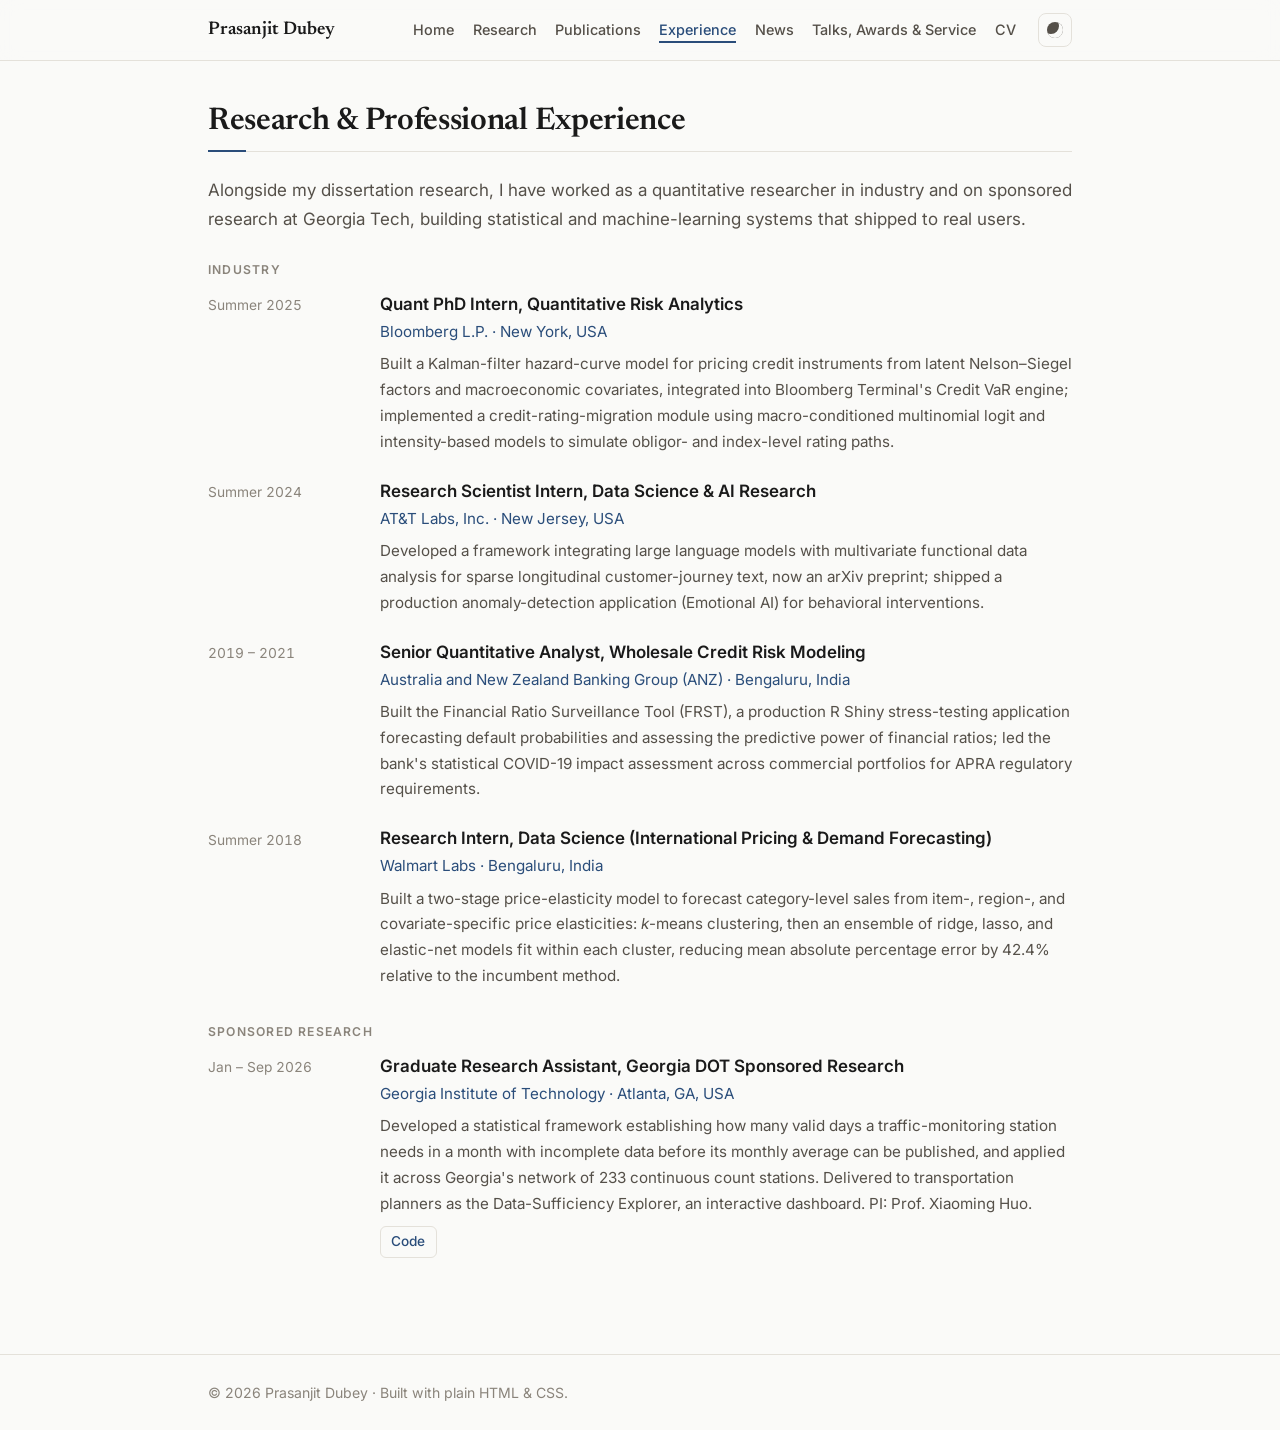
<file: experience.html>
<!DOCTYPE html>
<html lang="en">
<head>
  <meta charset="UTF-8" />
  <meta name="viewport" content="width=device-width, initial-scale=1.0" />
  <title>Experience · Prasanjit Dubey</title>
  <meta name="description" content="Research and professional experience of Prasanjit Dubey: sponsored research at Georgia Tech, Bloomberg, AT&amp;T Labs, ANZ and Walmart Labs." />
  <meta name="author" content="Prasanjit Dubey" />

  <!-- Open Graph / social preview -->
  <meta property="og:type" content="website" />
  <meta property="og:title" content="Experience · Prasanjit Dubey" />
  <meta property="og:description" content="Research and professional experience of Prasanjit Dubey: sponsored research at Georgia Tech, Bloomberg, AT&amp;T Labs, ANZ and Walmart Labs." />
  <meta property="og:url" content="https://pdubey96.github.io/experience.html" />
  <meta property="og:image" content="https://pdubey96.github.io/mypicnov2025.jpg" />
  <meta name="twitter:card" content="summary" />

  <!-- Favicon: "PD" monogram, self-contained -->
  <link rel="icon" href="data:image/svg+xml,%3Csvg xmlns='http://www.w3.org/2000/svg' viewBox='0 0 100 100'%3E%3Crect width='100' height='100' rx='20' fill='%232a4d7a'/%3E%3Ctext x='50' y='68' font-family='Georgia,serif' font-size='52' fill='white' text-anchor='middle'%3EPD%3C/text%3E%3C/svg%3E" />

  <!-- Fonts -->
  <link rel="preconnect" href="https://fonts.googleapis.com" />
  <link rel="preconnect" href="https://fonts.gstatic.com" crossorigin />
  <link href="https://fonts.googleapis.com/css2?family=Newsreader:ital,opsz,wght@0,6..72,400;0,6..72,500;0,6..72,600;1,6..72,400&family=Inter:wght@400;500;600&display=swap" rel="stylesheet" />

  <link rel="stylesheet" href="style.css?v=20261010" />

  <!-- Set theme before paint to avoid a flash -->
  <script>
    (function () {
      try {
        var saved = localStorage.getItem("theme");
        var prefersDark = window.matchMedia("(prefers-color-scheme: dark)").matches;
        if (saved === "dark" || (!saved && prefersDark)) {
          document.documentElement.setAttribute("data-theme", "dark");
        }
      } catch (e) {}
    })();
  </script>
</head>

<body>
  <a class="skip-link" href="#main">Skip to content</a>

  <!-- The top bar is repeated in all six pages; edit them together. -->
  <header class="site-header">
    <nav class="nav" aria-label="Primary">
      <a class="nav-brand" href="index.html">Prasanjit Dubey</a>
      <ul class="nav-links">
        <li><a href="index.html">Home</a></li>
        <li><a href="research.html">Research</a></li>
        <li><a href="publications.html">Publications</a></li>
        <li><a href="experience.html" aria-current="page">Experience</a></li>
        <li><a href="news.html">News</a></li>
        <li><a href="awards.html">Talks, Awards &amp; Service</a></li>
        <li><a href="cv.pdf" target="_blank" rel="noopener">CV</a></li>
      </ul>
      <button id="theme-toggle" class="theme-toggle" aria-label="Toggle dark mode" title="Toggle dark mode">
        <span class="theme-toggle-icon" aria-hidden="true"></span>
      </button>
    </nav>
  </header>

  <main id="main">
    <h1 class="page-title">Research &amp; Professional Experience</h1>

    <!-- ============ EXPERIENCE ============ -->
    <section id="experience" class="section">
      <p class="section-intro">
        Alongside my dissertation research, I have worked as a quantitative
        researcher in industry and on sponsored research at Georgia Tech, building
        statistical and machine-learning systems that shipped to real users.
      </p>
      <!-- Grouped by kind so the industry roles lead, newest first within
           each group. (The CV lists all five in one run, newest first.) -->
      <h3 class="group-label">Industry</h3>
      <ul class="timeline">
        <li>
          <span class="t-date">Summer 2025</span>
          <div class="t-body">
            <p class="exp-role">Quant PhD Intern, Quantitative Risk Analytics</p>
            <p class="exp-org">Bloomberg L.P. · New York, USA</p>
            <p class="exp-desc">
              Built a Kalman-filter hazard-curve model for pricing credit
              instruments from latent Nelson–Siegel factors and macroeconomic
              covariates, integrated into Bloomberg Terminal's Credit VaR engine;
              implemented a credit-rating-migration module using macro-conditioned
              multinomial logit and intensity-based models to simulate obligor- and
              index-level rating paths.
            </p>
          </div>
        </li>
        <li>
          <span class="t-date">Summer 2024</span>
          <div class="t-body">
            <p class="exp-role">Research Scientist Intern, Data Science &amp; AI Research</p>
            <p class="exp-org">AT&amp;T Labs, Inc. · New Jersey, USA</p>
            <p class="exp-desc">
              Developed a framework integrating large language models with
              multivariate functional data analysis for sparse longitudinal
              customer-journey text, now an arXiv preprint; shipped a
              production anomaly-detection application (Emotional AI) for
              behavioral interventions.
            </p>
          </div>
        </li>
        <li>
          <span class="t-date">2019 – 2021</span>
          <div class="t-body">
            <p class="exp-role">Senior Quantitative Analyst, Wholesale Credit Risk Modeling</p>
            <p class="exp-org">Australia and New Zealand Banking Group (ANZ) · Bengaluru, India</p>
            <p class="exp-desc">
              Built the Financial Ratio Surveillance Tool (FRST), a production
              R Shiny stress-testing application forecasting default probabilities
              and assessing the predictive power of financial ratios; led the
              bank's statistical COVID-19 impact assessment across commercial
              portfolios for APRA regulatory requirements.
            </p>
          </div>
        </li>
        <li>
          <span class="t-date">Summer 2018</span>
          <div class="t-body">
            <p class="exp-role">Research Intern, Data Science (International Pricing &amp; Demand Forecasting)</p>
            <p class="exp-org">Walmart Labs · Bengaluru, India</p>
            <p class="exp-desc">
              Built a two-stage price-elasticity model to forecast
              category-level sales from item-, region-, and covariate-specific
              price elasticities: <em>k</em>-means clustering, then an ensemble
              of ridge, lasso, and elastic-net models fit within each cluster,
              reducing mean absolute percentage error by 42.4% relative to the
              incumbent method.
            </p>
          </div>
        </li>
      </ul>
      <h3 class="group-label">Sponsored Research</h3>
      <ul class="timeline">
        <li>
          <span class="t-date">Jan – Sep 2026</span>
          <div class="t-body">
            <p class="exp-role">Graduate Research Assistant, Georgia DOT Sponsored Research</p>
            <p class="exp-org">Georgia Institute of Technology · Atlanta, GA, USA</p>
            <p class="exp-desc">
              Developed a statistical framework establishing how many valid days a
              traffic-monitoring station needs in a month with incomplete data
              before its monthly average can be published, and applied it across
              Georgia's network of 233 continuous count stations. Delivered to
              transportation planners as the Data-Sufficiency Explorer, an
              interactive dashboard. PI: Prof. Xiaoming Huo.
            </p>
            <div class="pub-links exp-links">
              <a href="https://github.com/pdubey96/GDoT_CCS_Data_Sufficiency_Explorer" target="_blank" rel="noopener">Code</a>
            </div>
          </div>
        </li>
      </ul>
    </section>
  </main>

  <footer class="site-footer">
    <p>© <span id="year"></span> Prasanjit Dubey · Built with plain HTML &amp; CSS.</p>
  </footer>

  <script src="script.js?v=20261010"></script>
</body>
</html>
</file>
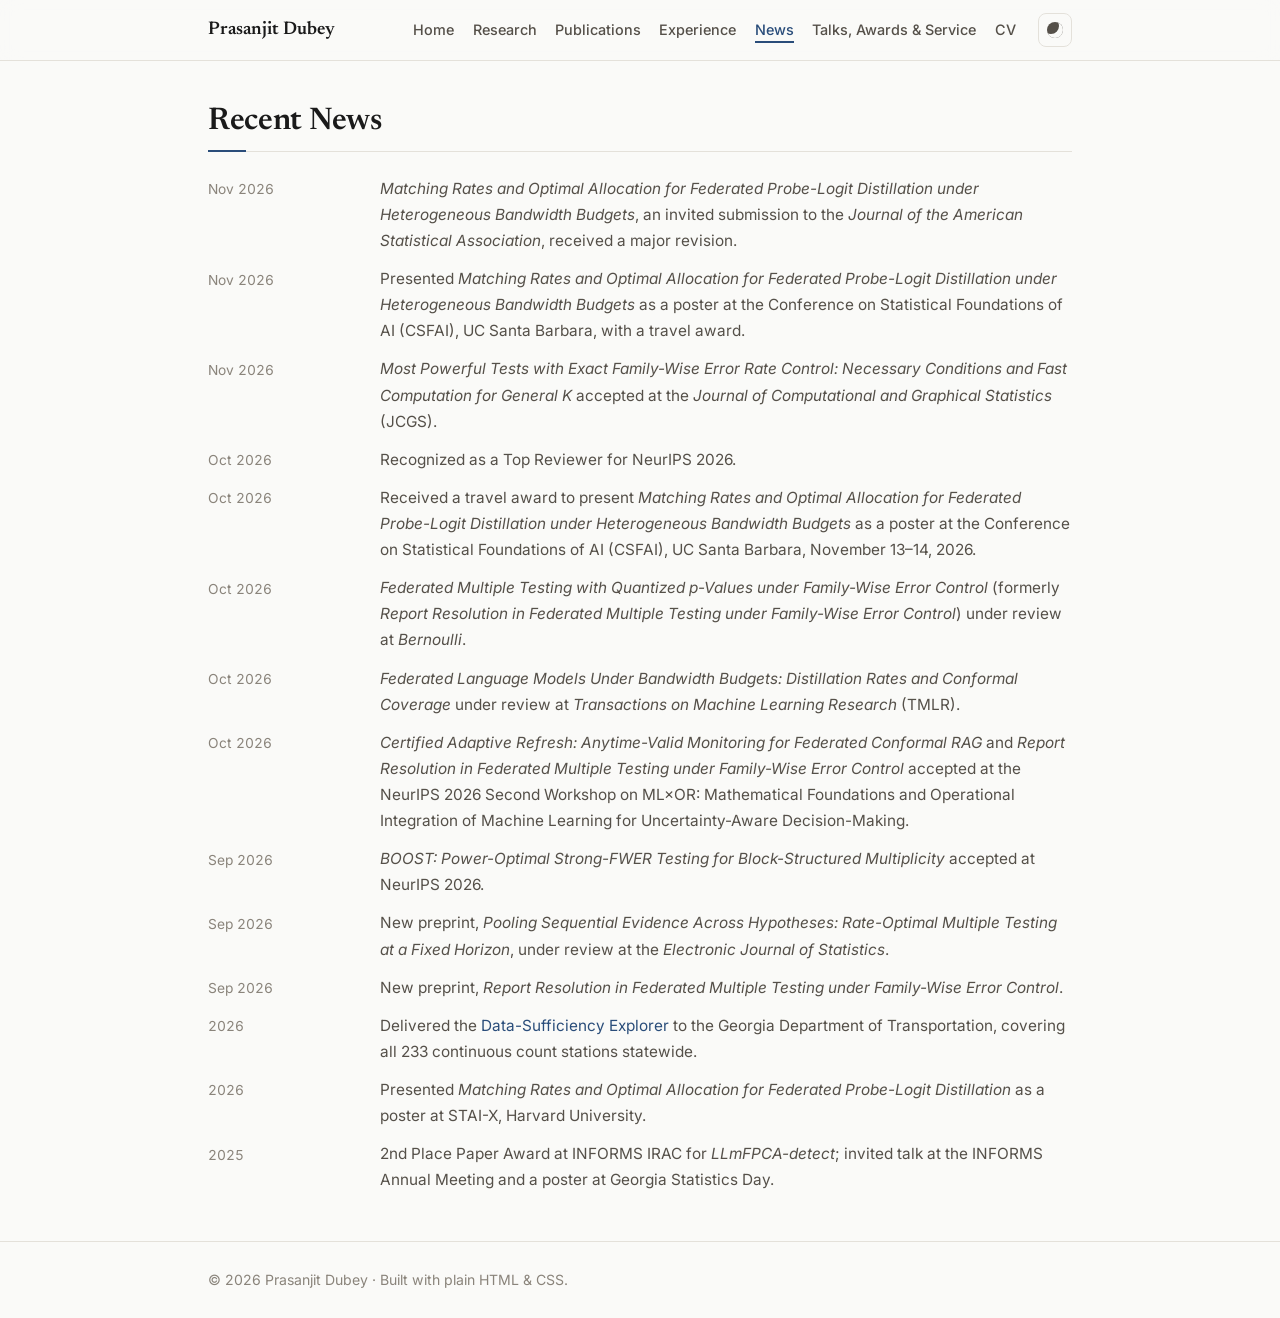
<file: news.html>
<!DOCTYPE html>
<html lang="en">
<head>
  <meta charset="UTF-8" />
  <meta name="viewport" content="width=device-width, initial-scale=1.0" />
  <title>News · Prasanjit Dubey</title>
  <meta name="description" content="Recent news from Prasanjit Dubey: papers, acceptances, talks and awards." />
  <meta name="author" content="Prasanjit Dubey" />

  <!-- Open Graph / social preview -->
  <meta property="og:type" content="website" />
  <meta property="og:title" content="News · Prasanjit Dubey" />
  <meta property="og:description" content="Recent news from Prasanjit Dubey: papers, acceptances, talks and awards." />
  <meta property="og:url" content="https://pdubey96.github.io/news.html" />
  <meta property="og:image" content="https://pdubey96.github.io/mypicnov2025.jpg" />
  <meta name="twitter:card" content="summary" />

  <!-- Favicon: "PD" monogram, self-contained -->
  <link rel="icon" href="data:image/svg+xml,%3Csvg xmlns='http://www.w3.org/2000/svg' viewBox='0 0 100 100'%3E%3Crect width='100' height='100' rx='20' fill='%232a4d7a'/%3E%3Ctext x='50' y='68' font-family='Georgia,serif' font-size='52' fill='white' text-anchor='middle'%3EPD%3C/text%3E%3C/svg%3E" />

  <!-- Fonts -->
  <link rel="preconnect" href="https://fonts.googleapis.com" />
  <link rel="preconnect" href="https://fonts.gstatic.com" crossorigin />
  <link href="https://fonts.googleapis.com/css2?family=Newsreader:ital,opsz,wght@0,6..72,400;0,6..72,500;0,6..72,600;1,6..72,400&family=Inter:wght@400;500;600&display=swap" rel="stylesheet" />

  <link rel="stylesheet" href="style.css?v=20261010" />

  <!-- Set theme before paint to avoid a flash -->
  <script>
    (function () {
      try {
        var saved = localStorage.getItem("theme");
        var prefersDark = window.matchMedia("(prefers-color-scheme: dark)").matches;
        if (saved === "dark" || (!saved && prefersDark)) {
          document.documentElement.setAttribute("data-theme", "dark");
        }
      } catch (e) {}
    })();
  </script>
</head>

<body>
  <a class="skip-link" href="#main">Skip to content</a>

  <!-- The top bar is repeated in all six pages; edit them together. -->
  <header class="site-header">
    <nav class="nav" aria-label="Primary">
      <a class="nav-brand" href="index.html">Prasanjit Dubey</a>
      <ul class="nav-links">
        <li><a href="index.html">Home</a></li>
        <li><a href="research.html">Research</a></li>
        <li><a href="publications.html">Publications</a></li>
        <li><a href="experience.html">Experience</a></li>
        <li><a href="news.html" aria-current="page">News</a></li>
        <li><a href="awards.html">Talks, Awards &amp; Service</a></li>
        <li><a href="cv.pdf" target="_blank" rel="noopener">CV</a></li>
      </ul>
      <button id="theme-toggle" class="theme-toggle" aria-label="Toggle dark mode" title="Toggle dark mode">
        <span class="theme-toggle-icon" aria-hidden="true"></span>
      </button>
    </nav>
  </header>

  <main id="main">
    <h1 class="page-title">Recent News</h1>

    <ul class="timeline timeline-compact">
      <li>
        <span class="t-date">Nov 2026</span>
        <div class="t-body news-text"><em>Matching Rates and Optimal Allocation for Federated Probe-Logit Distillation under Heterogeneous Bandwidth Budgets</em>, an invited submission to the <em>Journal of the American Statistical Association</em>, received a major revision.</div>
      </li>
      <li>
        <span class="t-date">Nov 2026</span>
        <div class="t-body news-text">Presented <em>Matching Rates and Optimal Allocation for Federated Probe-Logit Distillation under Heterogeneous Bandwidth Budgets</em> as a poster at the Conference on Statistical Foundations of AI (CSFAI), UC Santa Barbara, with a travel award.</div>
      </li>
      <li>
        <span class="t-date">Nov 2026</span>
        <div class="t-body news-text"><em>Most Powerful Tests with Exact Family-Wise Error Rate Control: Necessary Conditions and Fast Computation for General K</em> accepted at the <em>Journal of Computational and Graphical Statistics</em> (JCGS).</div>
      </li>
      <li>
        <span class="t-date">Oct 2026</span>
        <div class="t-body news-text">Recognized as a Top Reviewer for NeurIPS 2026.</div>
      </li>
      <li>
        <span class="t-date">Oct 2026</span>
        <div class="t-body news-text">Received a travel award to present <em>Matching Rates and Optimal Allocation for Federated Probe-Logit Distillation under Heterogeneous Bandwidth Budgets</em> as a poster at the Conference on Statistical Foundations of AI (CSFAI), UC Santa Barbara, November 13–14, 2026.</div>
      </li>
      <li>
        <span class="t-date">Oct 2026</span>
        <div class="t-body news-text"><em>Federated Multiple Testing with Quantized p-Values under Family-Wise Error Control</em> (formerly <em>Report Resolution in Federated Multiple Testing under Family-Wise Error Control</em>) under review at <em>Bernoulli</em>.</div>
      </li>
      <li>
        <span class="t-date">Oct 2026</span>
        <div class="t-body news-text"><em>Federated Language Models Under Bandwidth Budgets: Distillation Rates and Conformal Coverage</em> under review at <em>Transactions on Machine Learning Research</em> (TMLR).</div>
      </li>
      <li>
        <span class="t-date">Oct 2026</span>
        <div class="t-body news-text"><em>Certified Adaptive Refresh: Anytime-Valid Monitoring for Federated Conformal RAG</em> and <em>Report Resolution in Federated Multiple Testing under Family-Wise Error Control</em> accepted at the NeurIPS 2026 Second Workshop on ML×OR: Mathematical Foundations and Operational Integration of Machine Learning for Uncertainty-Aware Decision-Making.</div>
      </li>
      <li>
        <span class="t-date">Sep 2026</span>
        <div class="t-body news-text"><em>BOOST: Power-Optimal Strong-FWER Testing for Block-Structured Multiplicity</em> accepted at NeurIPS 2026.</div>
      </li>
      <li>
        <span class="t-date">Sep 2026</span>
        <div class="t-body news-text">New preprint, <em>Pooling Sequential Evidence Across Hypotheses: Rate-Optimal Multiple Testing at a Fixed Horizon</em>, under review at the <em>Electronic Journal of Statistics</em>.</div>
      </li>
      <li>
        <span class="t-date">Sep 2026</span>
        <div class="t-body news-text">New preprint, <em>Report Resolution in Federated Multiple Testing under Family-Wise Error Control</em>.</div>
      </li>
      <li>
        <span class="t-date">2026</span>
        <div class="t-body news-text">Delivered the <a href="https://github.com/pdubey96/GDoT_CCS_Data_Sufficiency_Explorer" target="_blank" rel="noopener">Data-Sufficiency Explorer</a> to the Georgia Department of Transportation, covering all 233 continuous count stations statewide.</div>
      </li>
      <li>
        <span class="t-date">2026</span>
        <div class="t-body news-text">Presented <em>Matching Rates and Optimal Allocation for Federated Probe-Logit Distillation</em> as a poster at STAI-X, Harvard University.</div>
      </li>
      <li>
        <span class="t-date">2025</span>
        <div class="t-body news-text">2nd Place Paper Award at INFORMS IRAC for <em>LLmFPCA-detect</em>; invited talk at the INFORMS Annual Meeting and a poster at Georgia Statistics Day.</div>
      </li>
    </ul>
  </main>

  <footer class="site-footer">
    <p>© <span id="year"></span> Prasanjit Dubey · Built with plain HTML &amp; CSS.</p>
  </footer>

  <script src="script.js?v=20261010"></script>
</body>
</html>
</file>
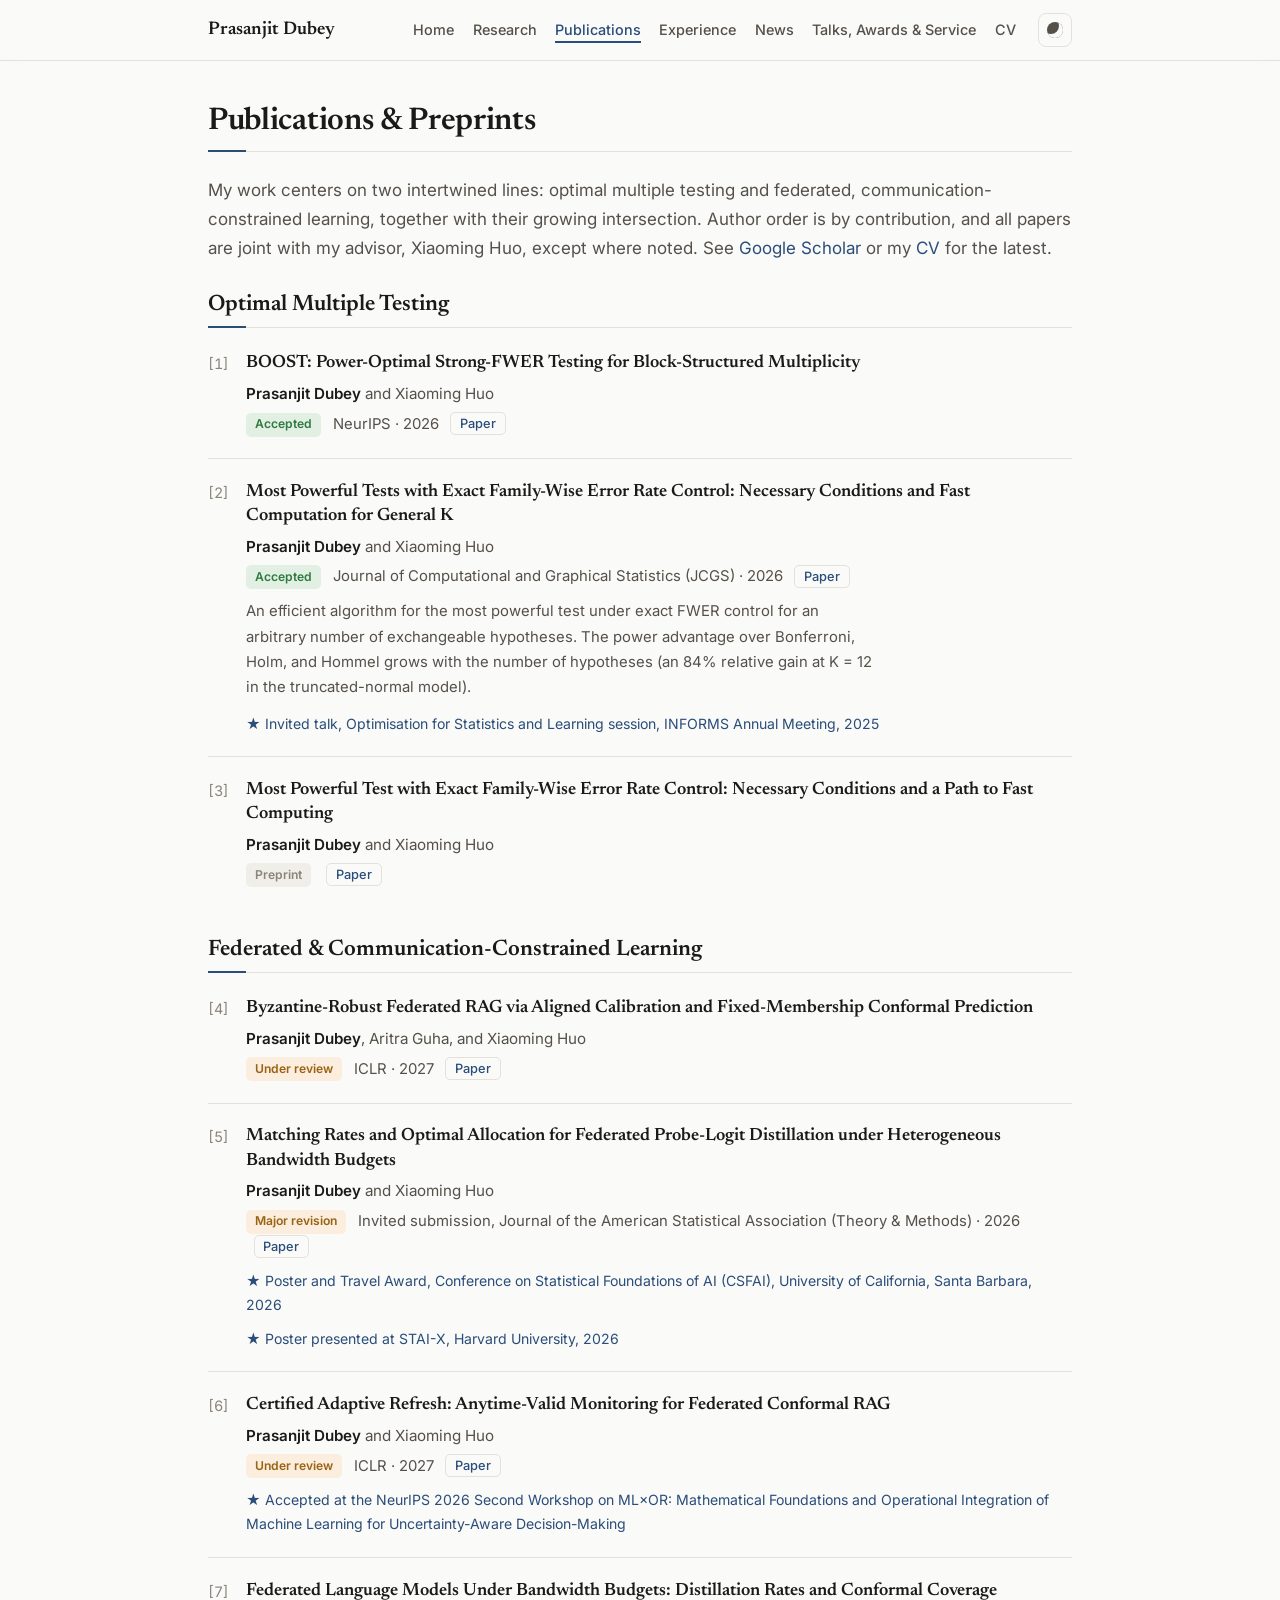
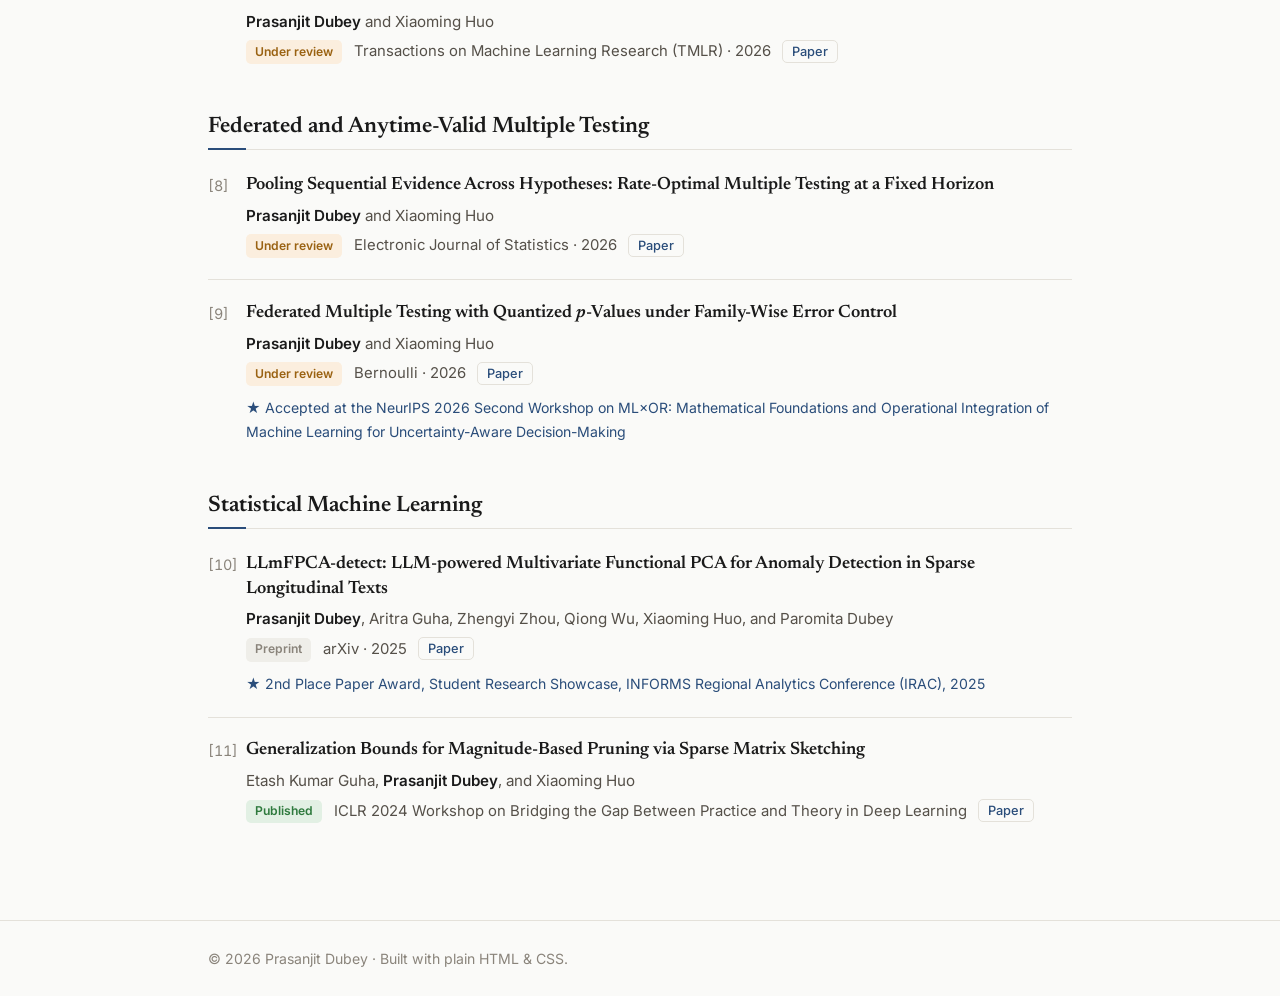
<file: publications.html>
<!DOCTYPE html>
<html lang="en">
<head>
  <meta charset="UTF-8" />
  <meta name="viewport" content="width=device-width, initial-scale=1.0" />
  <title>Publications · Prasanjit Dubey</title>
  <meta name="description" content="Publications and preprints of Prasanjit Dubey: optimal multiple testing, federated and communication-constrained learning, and their intersection." />
  <meta name="author" content="Prasanjit Dubey" />

  <!-- Open Graph / social preview -->
  <meta property="og:type" content="website" />
  <meta property="og:title" content="Publications · Prasanjit Dubey" />
  <meta property="og:description" content="Publications and preprints of Prasanjit Dubey: optimal multiple testing, federated and communication-constrained learning, and their intersection." />
  <meta property="og:url" content="https://pdubey96.github.io/publications.html" />
  <meta property="og:image" content="https://pdubey96.github.io/mypicnov2025.jpg" />
  <meta name="twitter:card" content="summary" />

  <!-- Favicon: "PD" monogram, self-contained -->
  <link rel="icon" href="data:image/svg+xml,%3Csvg xmlns='http://www.w3.org/2000/svg' viewBox='0 0 100 100'%3E%3Crect width='100' height='100' rx='20' fill='%232a4d7a'/%3E%3Ctext x='50' y='68' font-family='Georgia,serif' font-size='52' fill='white' text-anchor='middle'%3EPD%3C/text%3E%3C/svg%3E" />

  <!-- Fonts -->
  <link rel="preconnect" href="https://fonts.googleapis.com" />
  <link rel="preconnect" href="https://fonts.gstatic.com" crossorigin />
  <link href="https://fonts.googleapis.com/css2?family=Newsreader:ital,opsz,wght@0,6..72,400;0,6..72,500;0,6..72,600;1,6..72,400&family=Inter:wght@400;500;600&display=swap" rel="stylesheet" />

  <link rel="stylesheet" href="style.css?v=20261010" />

  <!-- Set theme before paint to avoid a flash -->
  <script>
    (function () {
      try {
        var saved = localStorage.getItem("theme");
        var prefersDark = window.matchMedia("(prefers-color-scheme: dark)").matches;
        if (saved === "dark" || (!saved && prefersDark)) {
          document.documentElement.setAttribute("data-theme", "dark");
        }
      } catch (e) {}
    })();
  </script>
</head>

<body>
  <a class="skip-link" href="#main">Skip to content</a>

  <!-- The top bar is repeated in all six pages; edit them together. -->
  <header class="site-header">
    <nav class="nav" aria-label="Primary">
      <a class="nav-brand" href="index.html">Prasanjit Dubey</a>
      <ul class="nav-links">
        <li><a href="index.html">Home</a></li>
        <li><a href="research.html">Research</a></li>
        <li><a href="publications.html" aria-current="page">Publications</a></li>
        <li><a href="experience.html">Experience</a></li>
        <li><a href="news.html">News</a></li>
        <li><a href="awards.html">Talks, Awards &amp; Service</a></li>
        <li><a href="cv.pdf" target="_blank" rel="noopener">CV</a></li>
      </ul>
      <button id="theme-toggle" class="theme-toggle" aria-label="Toggle dark mode" title="Toggle dark mode">
        <span class="theme-toggle-icon" aria-hidden="true"></span>
      </button>
    </nav>
  </header>

  <main id="main">
    <h1 class="page-title">Publications &amp; Preprints</h1>

    <div id="publications">
      <p class="section-intro">
        My work centers on two intertwined lines: optimal multiple testing and
        federated, communication-constrained learning, together with their
        growing intersection. Author order is by contribution, and all papers are
        joint with my advisor, Xiaoming Huo, except where noted. See
        <a href="https://scholar.google.com/citations?user=jp3epVkAAAAJ&amp;hl=en" target="_blank" rel="noopener">Google&nbsp;Scholar</a>
        or my <a href="cv.pdf" target="_blank" rel="noopener">CV</a> for the latest.
      </p>

      <!-- Grouped by research line, newest first by arXiv date within each
           group, as on the CV. The five newest also appear on the home page. -->

      <!-- Group 1: Multiple testing -->
      <section class="section">
        <h2>Optimal Multiple Testing</h2>
        <ol class="pub-list">
          <li class="pub">
            <div class="pub-body">
              <h3 class="pub-title">BOOST: Power-Optimal Strong-FWER Testing for Block-Structured Multiplicity</h3>
              <p class="pub-authors"><span class="me">Prasanjit Dubey</span> and Xiaoming Huo</p>
              <p class="pub-venue"><span class="badge badge-pub">Accepted</span> NeurIPS · 2026 <a class="pub-link" href="https://arxiv.org/abs/2605.27664" target="_blank" rel="noopener">Paper</a></p>
            </div>
          </li>
          <li class="pub">
            <div class="pub-body">
              <h3 class="pub-title">Most Powerful Tests with Exact Family-Wise Error Rate Control: Necessary Conditions and Fast Computation for General K</h3>
              <p class="pub-authors"><span class="me">Prasanjit Dubey</span> and Xiaoming Huo</p>
              <p class="pub-venue"><span class="badge badge-pub">Accepted</span> Journal of Computational and Graphical Statistics (JCGS) · 2026 <a class="pub-link" href="https://arxiv.org/abs/2604.10986" target="_blank" rel="noopener">Paper</a></p>
              <p class="pub-abstract">
                An efficient algorithm for the most powerful test under exact FWER
                control for an arbitrary number of exchangeable hypotheses. The
                power advantage over Bonferroni, Holm, and Hommel grows with the
                number of hypotheses (an 84% relative gain at K = 12 in the
                truncated-normal model).
              </p>
              <p class="pub-award">★ Invited talk, Optimisation for Statistics and Learning session, INFORMS Annual Meeting, 2025</p>
            </div>
          </li>
          <li class="pub">
            <div class="pub-body">
              <h3 class="pub-title">Most Powerful Test with Exact Family-Wise Error Rate Control: Necessary Conditions and a Path to Fast Computing</h3>
              <p class="pub-authors"><span class="me">Prasanjit Dubey</span> and Xiaoming Huo</p>
              <p class="pub-venue"><span class="badge badge-prep">Preprint</span><a class="pub-link" href="https://arxiv.org/abs/2512.14131" target="_blank" rel="noopener">Paper</a></p>
            </div>
          </li>
        </ol>
      </section>

      <!-- Group 2: Federated -->
      <section class="section">
        <h2>Federated &amp; Communication-Constrained Learning</h2>
        <ol class="pub-list">
          <li class="pub">
            <div class="pub-body">
              <h3 class="pub-title">Byzantine-Robust Federated RAG via Aligned Calibration and Fixed-Membership Conformal Prediction</h3>
              <p class="pub-authors"><span class="me">Prasanjit Dubey</span>, Aritra Guha, and Xiaoming Huo</p>
              <p class="pub-venue"><span class="badge badge-review">Under review</span> ICLR · 2027 <a class="pub-link" href="https://arxiv.org/abs/2609.33037" target="_blank" rel="noopener">Paper</a></p>
            </div>
          </li>
          <li class="pub">
            <div class="pub-body">
              <h3 class="pub-title">Matching Rates and Optimal Allocation for Federated Probe-Logit Distillation under Heterogeneous Bandwidth Budgets</h3>
              <p class="pub-authors"><span class="me">Prasanjit Dubey</span> and Xiaoming Huo</p>
              <p class="pub-venue"><span class="badge badge-review">Major revision</span> Invited submission, Journal of the American Statistical Association (Theory &amp; Methods) · 2026 <a class="pub-link" href="https://arxiv.org/abs/2605.29642" target="_blank" rel="noopener">Paper</a></p>
              <p class="pub-award">★ Poster and Travel Award, Conference on Statistical Foundations of AI (CSFAI), University of California, Santa Barbara, 2026</p>
              <p class="pub-award">★ Poster presented at STAI-X, Harvard University, 2026</p>
            </div>
          </li>
          <li class="pub">
            <div class="pub-body">
              <h3 class="pub-title">Certified Adaptive Refresh: Anytime-Valid Monitoring for Federated Conformal RAG</h3>
              <p class="pub-authors"><span class="me">Prasanjit Dubey</span> and Xiaoming Huo</p>
              <p class="pub-venue"><span class="badge badge-review">Under review</span> ICLR · 2027 <a class="pub-link" href="https://arxiv.org/abs/2605.29139" target="_blank" rel="noopener">Paper</a></p>
              <p class="pub-award">★ Accepted at the NeurIPS 2026 Second Workshop on ML×OR: Mathematical Foundations and Operational Integration of Machine Learning for Uncertainty-Aware Decision-Making</p>
            </div>
          </li>
          <li class="pub">
            <div class="pub-body">
              <h3 class="pub-title">Federated Language Models Under Bandwidth Budgets: Distillation Rates and Conformal Coverage</h3>
              <p class="pub-authors"><span class="me">Prasanjit Dubey</span> and Xiaoming Huo</p>
              <p class="pub-venue"><span class="badge badge-review">Under review</span> Transactions on Machine Learning Research (TMLR) · 2026 <a class="pub-link" href="https://arxiv.org/abs/2605.09986" target="_blank" rel="noopener">Paper</a></p>
            </div>
          </li>
        </ol>
      </section>

      <!-- Group 3: the intersection -->
      <section class="section">
        <h2>Federated and Anytime-Valid Multiple Testing</h2>
        <ol class="pub-list">
          <li class="pub">
            <div class="pub-body">
              <h3 class="pub-title">Pooling Sequential Evidence Across Hypotheses: Rate-Optimal Multiple Testing at a Fixed Horizon</h3>
              <p class="pub-authors"><span class="me">Prasanjit Dubey</span> and Xiaoming Huo</p>
              <p class="pub-venue"><span class="badge badge-review">Under review</span> Electronic Journal of Statistics · 2026 <a class="pub-link" href="https://arxiv.org/abs/2609.27465" target="_blank" rel="noopener">Paper</a></p>
            </div>
          </li>
          <li class="pub">
            <div class="pub-body">
              <h3 class="pub-title">Federated Multiple Testing with Quantized <em>p</em>-Values under Family-Wise Error Control</h3>
              <p class="pub-authors"><span class="me">Prasanjit Dubey</span> and Xiaoming Huo</p>
              <p class="pub-venue"><span class="badge badge-review">Under review</span> Bernoulli · 2026 <a class="pub-link" href="https://arxiv.org/abs/2609.19708" target="_blank" rel="noopener">Paper</a></p>
              <p class="pub-award">★ Accepted at the NeurIPS 2026 Second Workshop on ML×OR: Mathematical Foundations and Operational Integration of Machine Learning for Uncertainty-Aware Decision-Making</p>
            </div>
          </li>
        </ol>
      </section>

      <!-- Group 4 -->
      <section class="section">
        <h2>Statistical Machine Learning</h2>
        <ol class="pub-list">
          <li class="pub">
            <div class="pub-body">
              <h3 class="pub-title">LLmFPCA-detect: LLM-powered Multivariate Functional PCA for Anomaly Detection in Sparse Longitudinal Texts</h3>
              <p class="pub-authors"><span class="me">Prasanjit Dubey</span>, Aritra Guha, Zhengyi Zhou, Qiong Wu, Xiaoming Huo, and Paromita Dubey</p>
              <p class="pub-venue"><span class="badge badge-prep">Preprint</span> arXiv · 2025 <a class="pub-link" href="https://arxiv.org/abs/2512.14604" target="_blank" rel="noopener">Paper</a></p>
              <p class="pub-award">★ 2nd Place Paper Award, Student Research Showcase, INFORMS Regional Analytics Conference (IRAC), 2025</p>
            </div>
          </li>
          <li class="pub">
            <div class="pub-body">
              <h3 class="pub-title">Generalization Bounds for Magnitude-Based Pruning via Sparse Matrix Sketching</h3>
              <p class="pub-authors">Etash Kumar Guha, <span class="me">Prasanjit Dubey</span>, and Xiaoming Huo</p>
              <p class="pub-venue"><span class="badge badge-pub">Published</span> ICLR 2024 Workshop on Bridging the Gap Between Practice and Theory in Deep Learning <a class="pub-link" href="https://arxiv.org/abs/2305.18789" target="_blank" rel="noopener">Paper</a></p>
            </div>
          </li>
        </ol>
      </section>
    </div>
  </main>

  <footer class="site-footer">
    <p>© <span id="year"></span> Prasanjit Dubey · Built with plain HTML &amp; CSS.</p>
  </footer>

  <script src="script.js?v=20261010"></script>
</body>
</html>
</file>
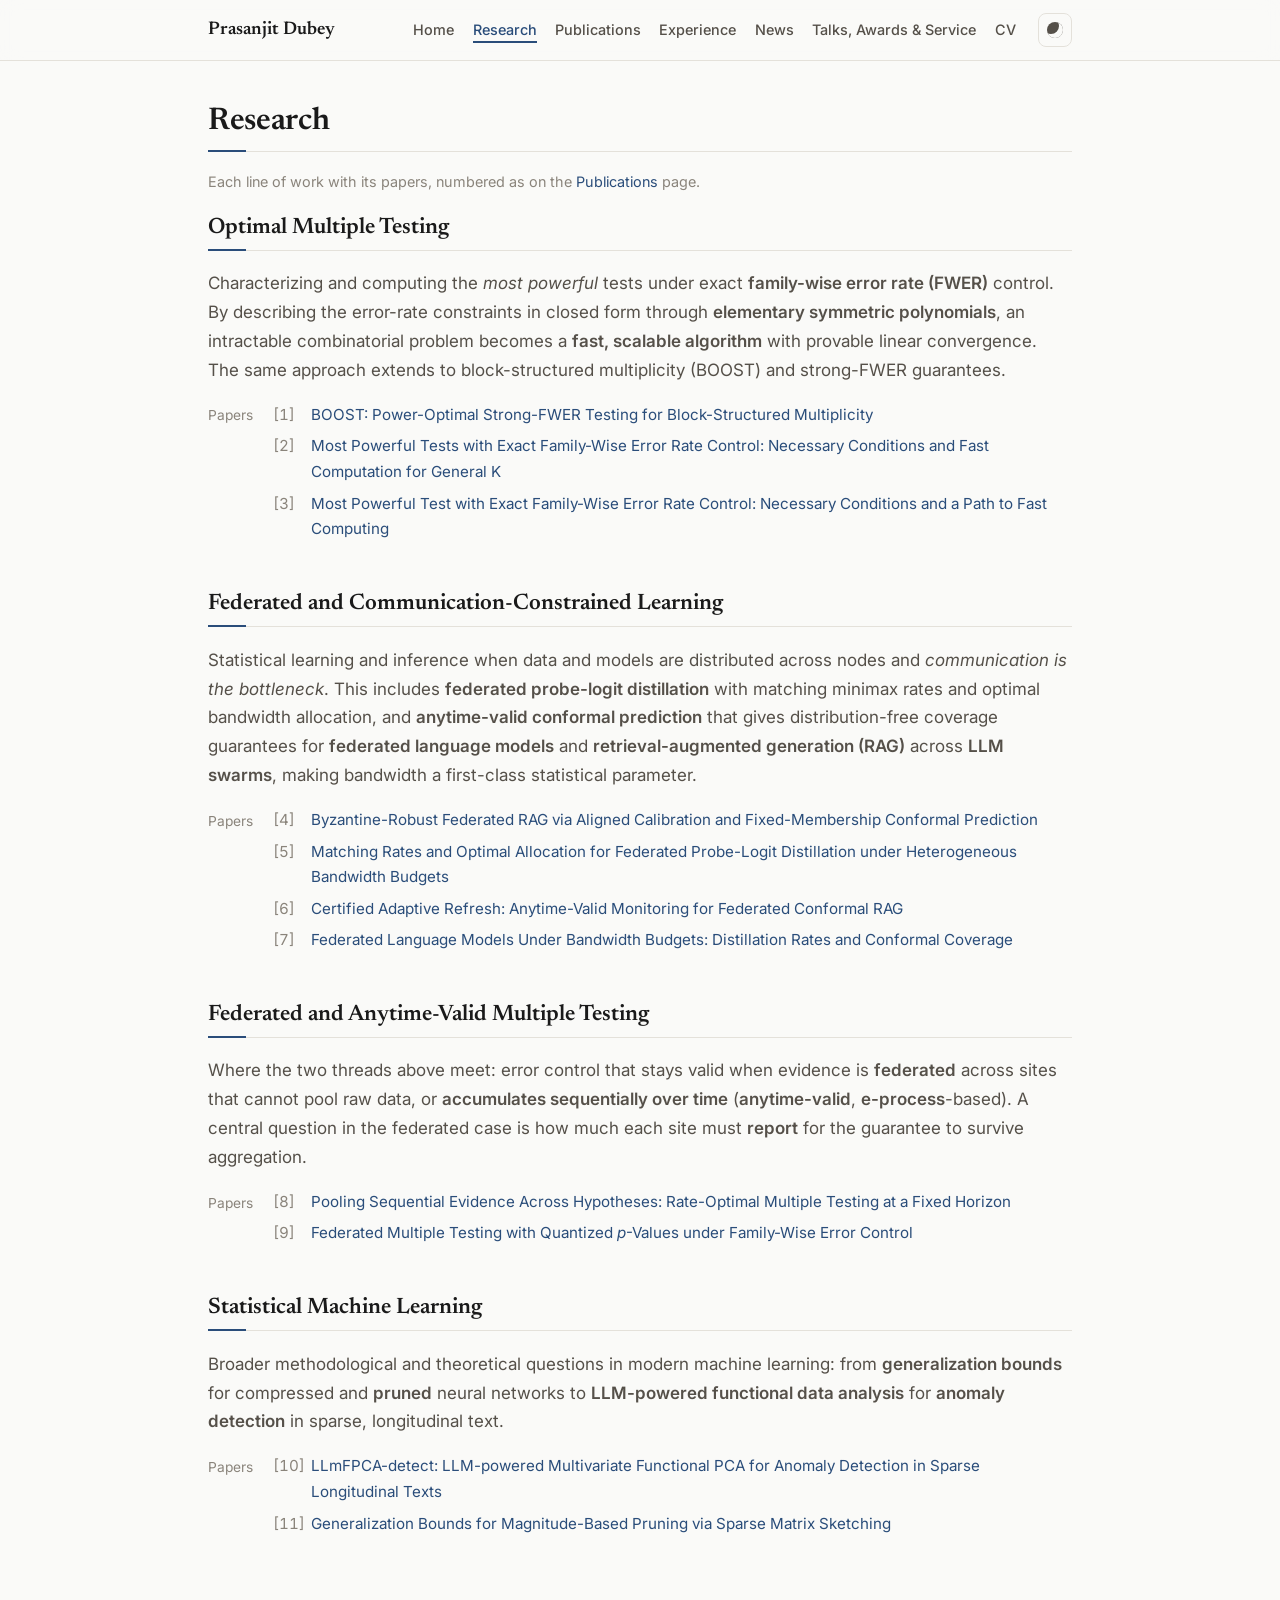
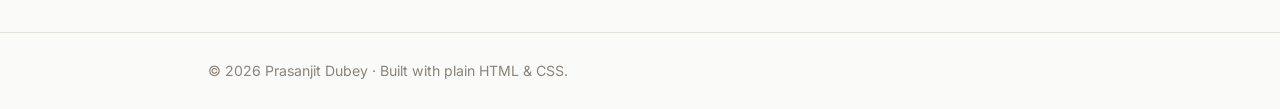
<file: research.html>
<!DOCTYPE html>
<html lang="en">
<head>
  <meta charset="UTF-8" />
  <meta name="viewport" content="width=device-width, initial-scale=1.0" />
  <title>Research · Prasanjit Dubey</title>
  <meta name="description" content="Research of Prasanjit Dubey: optimal multiple testing, federated and communication-constrained learning, federated and anytime-valid multiple testing, and statistical machine learning." />
  <meta name="author" content="Prasanjit Dubey" />

  <!-- Open Graph / social preview -->
  <meta property="og:type" content="website" />
  <meta property="og:title" content="Research · Prasanjit Dubey" />
  <meta property="og:description" content="Research of Prasanjit Dubey: optimal multiple testing, federated and communication-constrained learning, federated and anytime-valid multiple testing, and statistical machine learning." />
  <meta property="og:url" content="https://pdubey96.github.io/research.html" />
  <meta property="og:image" content="https://pdubey96.github.io/mypicnov2025.jpg" />
  <meta name="twitter:card" content="summary" />

  <!-- Favicon: "PD" monogram, self-contained -->
  <link rel="icon" href="data:image/svg+xml,%3Csvg xmlns='http://www.w3.org/2000/svg' viewBox='0 0 100 100'%3E%3Crect width='100' height='100' rx='20' fill='%232a4d7a'/%3E%3Ctext x='50' y='68' font-family='Georgia,serif' font-size='52' fill='white' text-anchor='middle'%3EPD%3C/text%3E%3C/svg%3E" />

  <!-- Fonts -->
  <link rel="preconnect" href="https://fonts.googleapis.com" />
  <link rel="preconnect" href="https://fonts.gstatic.com" crossorigin />
  <link href="https://fonts.googleapis.com/css2?family=Newsreader:ital,opsz,wght@0,6..72,400;0,6..72,500;0,6..72,600;1,6..72,400&family=Inter:wght@400;500;600&display=swap" rel="stylesheet" />

  <link rel="stylesheet" href="style.css?v=20261010" />

  <!-- Set theme before paint to avoid a flash -->
  <script>
    (function () {
      try {
        var saved = localStorage.getItem("theme");
        var prefersDark = window.matchMedia("(prefers-color-scheme: dark)").matches;
        if (saved === "dark" || (!saved && prefersDark)) {
          document.documentElement.setAttribute("data-theme", "dark");
        }
      } catch (e) {}
    })();
  </script>
</head>

<body>
  <a class="skip-link" href="#main">Skip to content</a>

  <!-- The top bar is repeated in all six pages; edit them together. -->
  <header class="site-header">
    <nav class="nav" aria-label="Primary">
      <a class="nav-brand" href="index.html">Prasanjit Dubey</a>
      <ul class="nav-links">
        <li><a href="index.html">Home</a></li>
        <li><a href="research.html" aria-current="page">Research</a></li>
        <li><a href="publications.html">Publications</a></li>
        <li><a href="experience.html">Experience</a></li>
        <li><a href="news.html">News</a></li>
        <li><a href="awards.html">Talks, Awards &amp; Service</a></li>
        <li><a href="cv.pdf" target="_blank" rel="noopener">CV</a></li>
      </ul>
      <button id="theme-toggle" class="theme-toggle" aria-label="Toggle dark mode" title="Toggle dark mode">
        <span class="theme-toggle-icon" aria-hidden="true"></span>
      </button>
    </nav>
  </header>

  <main id="main">
    <h1 class="page-title">Research</h1>
    <p class="note">Each line of work with its papers, numbered as on the <a href="publications.html">Publications</a> page.</p>

    <!-- Same groups, same order as publications.html, so the [n] counter
         gives each paper the same number on both pages. -->
    <div class="threads">

    <section id="multiple-testing" class="section thread">
      <h2>Optimal Multiple Testing</h2>
      <p>
        Characterizing and computing the <em>most powerful</em> tests under
        exact <strong>family-wise error rate (FWER)</strong> control. By
        describing the error-rate constraints in closed form through
        <strong>elementary symmetric polynomials</strong>, an intractable
        combinatorial problem becomes a <strong>fast, scalable algorithm</strong>
        with provable linear convergence. The same approach extends to
        block-structured multiplicity (BOOST) and strong-FWER guarantees.
      </p>
      <div class="row">
        <span class="row-label">Papers</span>
        <ol class="thread-papers">
          <li><a href="https://arxiv.org/abs/2605.27664" target="_blank" rel="noopener">BOOST: Power-Optimal Strong-FWER Testing for Block-Structured Multiplicity</a></li>
          <li><a href="https://arxiv.org/abs/2604.10986" target="_blank" rel="noopener">Most Powerful Tests with Exact Family-Wise Error Rate Control: Necessary Conditions and Fast Computation for General K</a></li>
          <li><a href="https://arxiv.org/abs/2512.14131" target="_blank" rel="noopener">Most Powerful Test with Exact Family-Wise Error Rate Control: Necessary Conditions and a Path to Fast Computing</a></li>
        </ol>
      </div>
    </section>

    <section id="federated" class="section thread">
      <h2>Federated and Communication-Constrained Learning</h2>
      <p>
        Statistical learning and inference when data and models are
        distributed across nodes and <em>communication is the bottleneck</em>.
        This includes <strong>federated probe-logit distillation</strong>
        with matching minimax rates and optimal bandwidth allocation, and
        <strong>anytime-valid conformal prediction</strong> that gives
        distribution-free coverage guarantees for <strong>federated language
        models</strong> and <strong>retrieval-augmented generation (RAG)</strong>
        across <strong>LLM swarms</strong>, making bandwidth a first-class
        statistical parameter.
      </p>
      <div class="row">
        <span class="row-label">Papers</span>
        <ol class="thread-papers">
          <li><a href="https://arxiv.org/abs/2609.33037" target="_blank" rel="noopener">Byzantine-Robust Federated RAG via Aligned Calibration and Fixed-Membership Conformal Prediction</a></li>
          <li><a href="https://arxiv.org/abs/2605.29642" target="_blank" rel="noopener">Matching Rates and Optimal Allocation for Federated Probe-Logit Distillation under Heterogeneous Bandwidth Budgets</a></li>
          <li><a href="https://arxiv.org/abs/2605.29139" target="_blank" rel="noopener">Certified Adaptive Refresh: Anytime-Valid Monitoring for Federated Conformal RAG</a></li>
          <li><a href="https://arxiv.org/abs/2605.09986" target="_blank" rel="noopener">Federated Language Models Under Bandwidth Budgets: Distillation Rates and Conformal Coverage</a></li>
        </ol>
      </div>
    </section>

    <section id="intersection" class="section thread">
      <h2>Federated and Anytime-Valid Multiple Testing</h2>
      <p>
        Where the two threads above meet: error control that stays valid when
        evidence is <strong>federated</strong> across sites that cannot pool
        raw data, or <strong>accumulates sequentially over time</strong>
        (<strong>anytime-valid</strong>, <strong>e-process</strong>-based). A
        central question in the federated case is how much each site must
        <strong>report</strong> for the guarantee to survive aggregation.
      </p>
      <div class="row">
        <span class="row-label">Papers</span>
        <ol class="thread-papers">
          <li><a href="https://arxiv.org/abs/2609.27465" target="_blank" rel="noopener">Pooling Sequential Evidence Across Hypotheses: Rate-Optimal Multiple Testing at a Fixed Horizon</a></li>
          <li><a href="https://arxiv.org/abs/2609.19708" target="_blank" rel="noopener">Federated Multiple Testing with Quantized <em>p</em>-Values under Family-Wise Error Control</a></li>
        </ol>
      </div>
    </section>

    <section id="statistical-ml" class="section thread">
      <h2>Statistical Machine Learning</h2>
      <p>
        Broader methodological and theoretical questions in modern machine
        learning: from <strong>generalization bounds</strong> for compressed
        and <strong>pruned</strong> neural networks to <strong>LLM-powered
        functional data analysis</strong> for <strong>anomaly detection</strong>
        in sparse, longitudinal text.
      </p>
      <div class="row">
        <span class="row-label">Papers</span>
        <ol class="thread-papers">
          <li><a href="https://arxiv.org/abs/2512.14604" target="_blank" rel="noopener">LLmFPCA-detect: LLM-powered Multivariate Functional PCA for Anomaly Detection in Sparse Longitudinal Texts</a></li>
          <li><a href="https://arxiv.org/abs/2305.18789" target="_blank" rel="noopener">Generalization Bounds for Magnitude-Based Pruning via Sparse Matrix Sketching</a></li>
        </ol>
      </div>
    </section>
    </div>
  </main>

  <footer class="site-footer">
    <p>© <span id="year"></span> Prasanjit Dubey · Built with plain HTML &amp; CSS.</p>
  </footer>

  <script src="script.js?v=20261010"></script>
</body>
</html>
</file>
<file: style.css>
/* ============================================================
   Prasanjit Dubey, personal site
   Plain CSS, no build step. Theme via CSS custom properties.
   Layout: a top bar on every page, one left-aligned column beneath it.
   ============================================================ */

:root {
  --bg: #fafaf8;
  --bg-soft: #efeee9;
  --surface: #ffffff;
  --text: #1a1a1a;
  --text-soft: #555049;
  --text-muted: #8a847b;
  --accent: #2a4d7a;
  --accent-soft: #e8eef6;
  --border: #e4e1da;
  --radius: 12px;
  --maxw: 58rem;
  /* The left column shared by dates, row labels and skill names, so they
     line up down every page. Wide enough for "Aug 2021 – May 2027". */
  --label-w: 9.5rem;
  --serif: "Newsreader", Georgia, "Times New Roman", serif;
  --sans: "Inter", -apple-system, BlinkMacSystemFont, "Segoe UI", Roboto, sans-serif;
}

[data-theme="dark"] {
  --bg: #15171c;
  --bg-soft: #232730;
  --surface: #1e2128;
  --text: #e8e6e1;
  --text-soft: #b3afa6;
  --text-muted: #847f76;
  --accent: #7da6dd;
  --accent-soft: #1f2a3a;
  --border: #2c2f38;
}

* { box-sizing: border-box; }

html { scroll-behavior: smooth; scroll-padding-top: 5rem; }

body {
  margin: 0;
  min-height: 100vh;
  display: flex;
  flex-direction: column;
  font-family: var(--sans);
  font-size: 17px;
  line-height: 1.7;
  color: var(--text);
  background: var(--bg);
  -webkit-font-smoothing: antialiased;
  text-rendering: optimizeLegibility;
}

@media (prefers-reduced-motion: reduce) {
  html { scroll-behavior: auto; }
  * { transition: none !important; }
}

h1, h2, h3, h4 { font-family: var(--serif); font-weight: 600; line-height: 1.25; }

a { color: var(--accent); text-decoration: none; }
a:hover { text-decoration: underline; }

strong { font-weight: 600; }
.muted { color: var(--text-muted); }

.skip-link {
  position: absolute;
  left: -999px;
  top: 0;
  background: var(--accent);
  color: #fff;
  padding: 0.5rem 1rem;
  border-radius: 0 0 8px 0;
  z-index: 100;
}
.skip-link:focus { left: 0; }

/* ---------------- Top bar ---------------- */
/* Repeated verbatim in every page; the current page's link carries
   aria-current="page", which is also what styles it. */
.site-header {
  position: sticky;
  top: 0;
  z-index: 50;
  background: color-mix(in srgb, var(--bg) 85%, transparent);
  backdrop-filter: saturate(180%) blur(10px);
  border-bottom: 1px solid var(--border);
}

.nav {
  max-width: var(--maxw);
  margin: 0 auto;
  padding: 0.8rem 2rem;
  display: flex;
  flex-wrap: wrap;
  align-items: center;
  gap: 0.45rem 1.4rem;
}

.nav-brand {
  font-family: var(--serif);
  font-weight: 600;
  font-size: 1.15rem;
  color: var(--text);
  white-space: nowrap;
  margin-right: auto;
}
.nav-brand:hover { text-decoration: none; color: var(--accent); }

.nav-links {
  list-style: none;
  display: flex;
  flex-wrap: wrap;
  gap: 0.2rem 1.15rem;
  margin: 0;
  padding: 0;
}

.nav-links a {
  color: var(--text-soft);
  font-size: 0.9rem;
  font-weight: 500;
  white-space: nowrap;
  padding: 0.15rem 0;
  border-bottom: 2px solid transparent;
}
.nav-links a:hover { color: var(--text); text-decoration: none; }
.nav-links a[aria-current="page"] { color: var(--accent); border-bottom-color: var(--accent); }

/* theme toggle button */
.theme-toggle {
  background: none;
  border: 1px solid var(--border);
  border-radius: 8px;
  width: 34px;
  height: 34px;
  cursor: pointer;
  display: grid;
  place-items: center;
  color: var(--text-soft);
}
.theme-toggle:hover { border-color: var(--accent); color: var(--accent); }
.theme-toggle-icon {
  width: 16px; height: 16px;
  border-radius: 50%;
  background: currentColor;
  box-shadow: inset -4px -4px 0 0 var(--bg);
  transition: all 0.3s;
}
[data-theme="dark"] .theme-toggle-icon {
  box-shadow: none;
  background: currentColor;
  transform: scale(0.7);
}

/* ---------------- Layout ---------------- */
/* The body is a column so that on a short page (Talks, News) the footer
   sits at the bottom of the window instead of halfway up it. */
main { flex: 1 0 auto; width: 100%; max-width: var(--maxw); margin: 0 auto; padding: 2.6rem 2rem 1rem; }

.section { margin: 0 0 3rem; }
.section-intro { color: var(--text-soft); margin: 0 0 1.8rem; }

/* Page titles and section headings sit on a hairline rule; a short accent
   bar at its left end anchors each section without a full-width colour line. */
.page-title {
  font-size: 1.95rem;
  letter-spacing: -0.01em;
  margin: 0 0 1.5rem;
  padding-bottom: 0.6rem;
  border-bottom: 1px solid var(--border);
  position: relative;
}
.section > h2 {
  font-size: 1.4rem;
  margin: 0 0 1.15rem;
  padding-bottom: 0.5rem;
  border-bottom: 1px solid var(--border);
  position: relative;
}
.page-title::after,
.section > h2::after {
  content: "";
  position: absolute;
  left: 0;
  bottom: -1px;
  width: 2.4rem;
  height: 2px;
  background: var(--accent);
}

/* A muted line directly under a heading, and a trailing "more" link. */
.note { font-size: 0.9rem; color: var(--text-muted); margin: -0.35rem 0 1.2rem; }
.more { font-size: 0.92rem; margin: 1.1rem 0 0; }

/* ---------------- Home: identity ---------------- */
/* Photo beside the name rather than above it, so the name, affiliation,
   links and the start of the bio all fit on the first screen. */
.hero { display: flex; align-items: center; gap: 2rem; margin: 0 0 2.2rem; }

.avatar {
  width: 150px;
  height: 150px;
  flex: none;
  border-radius: 50%;
  object-fit: cover;
  object-position: center 22%;
  border: 3px solid var(--surface);
  box-shadow: 0 4px 18px rgba(0, 0, 0, 0.12), 0 0 0 1px var(--border);
}

.hero-text { min-width: 0; }
.hero-name { font-size: 2.3rem; letter-spacing: -0.01em; line-height: 1.15; margin: 0 0 0.3rem; }
.hero-title { color: var(--accent); font-weight: 500; margin: 0 0 0.3rem; }
.hero-affil { color: var(--text-soft); font-size: 0.93rem; line-height: 1.55; margin: 0 0 0.9rem; }

.hero-links {
  list-style: none;
  display: flex;
  flex-wrap: wrap;
  gap: 0.35rem 1.25rem;
  margin: 0;
  padding: 0;
  font-size: 0.9rem;
}
.hero-links a {
  display: inline-flex;
  align-items: center;
  gap: 0.42rem;
  color: var(--text);
  font-weight: 500;
  white-space: nowrap;
}
.hero-links a:hover { color: var(--accent); text-decoration: none; }
/* Sized against the label's cap height, not the font size: at 17px the solid
   logos out-massed the text. The line-art icons fill only part of their
   24x24 box, so they need a bigger box to read at the same weight. */
.hero-links svg { width: 14px; height: 14px; flex-shrink: 0; color: var(--text-muted); transition: color 0.15s; }
.hero-links .icon-stroke { width: 16px; height: 16px; }
.hero-links a:hover svg { color: var(--accent); }

.bio { margin: 0 0 1rem; }

.callout {
  margin: 1.5rem 0 0;
  padding: 0.85rem 1.1rem;
  background: var(--bg-soft);
  border-left: 2px solid var(--accent);
  border-radius: 0 8px 8px 0;
  color: var(--text-soft);
  font-size: 0.95rem;
}

/* ---------------- Research topics (keyword chips) ---------------- */
.topics {
  list-style: none;
  display: flex;
  flex-wrap: wrap;
  gap: 0.5rem;
  padding: 0;
  margin: 0;
}
.topics li {
  font-size: 0.83rem;
  font-weight: 500;
  color: var(--accent);
  background: var(--accent-soft);
  border-radius: 999px;
  padding: 0.28rem 0.8rem;
  line-height: 1.4;
}

/* ---------------- Research page ---------------- */
.thread > p { color: var(--text-soft); }
/* Numbered [n] as on the Publications page. The counter runs across all four
   research lines, so each paper keeps one number site-wide. */
.threads { counter-reset: paper; }
.thread-papers { list-style: none; margin: 0; padding: 0; font-size: 0.95rem; color: var(--text-soft); }
.thread-papers > li { counter-increment: paper; position: relative; padding-left: 2.4rem; }
.thread-papers > li::before {
  content: "[" counter(paper) "]";
  position: absolute;
  left: 0;
  color: var(--text-muted);
  font-variant-numeric: tabular-nums;
}
.thread-papers li + li { margin-top: 0.35rem; }
/* Here the only label is "Papers", so its column fits the word rather than
   the site-wide date column, which left a wide gap before the list. */
.thread .row { grid-template-columns: auto minmax(0, 1fr); }

/* ---------------- Publications ---------------- */
.pub-list { list-style: none; margin: 0; padding: 0; }

/* Numbered [1]..[n] in a left gutter, as the CV sets them. The counter lives
   on the wrapper, not the list, so it runs unbroken across the four groups
   instead of restarting at each heading. */
#publications { counter-reset: pub; }
.pub {
  counter-increment: pub;
  display: grid;
  grid-template-columns: 2.4rem 1fr;
  padding: 1.3rem 0;
  border-bottom: 1px solid var(--border);
}
.pub::before {
  content: "[" counter(pub) "]";
  color: var(--text-muted);
  font-family: var(--sans);
  font-size: 0.9rem;
  line-height: 1.75;
  font-variant-numeric: tabular-nums;
}
.pub:first-child { padding-top: 0.3rem; }
.pub:last-child { border-bottom: 0; padding-bottom: 0; }

/* The home page's selected papers are unnumbered: they are a hand-picked
   subset, so numbers there would disagree with the full list's. */
.pub-list-plain .pub { display: block; }
.pub-list-plain .pub::before { content: none; }

.pub-title { font-size: 1.12rem; margin: 0 0 0.35rem; line-height: 1.35; }
.pub-authors { margin: 0 0 0.3rem; color: var(--text-soft); font-size: 0.95rem; }
.pub-authors .me { color: var(--text); font-weight: 600; }
.pub-venue { margin: 0 0 0.6rem; font-size: 0.93rem; color: var(--text-soft); }
.pub-abstract { margin: 0 0 0.7rem; font-size: 0.93rem; color: var(--text-soft); max-width: 70ch; }
.pub-award { margin: 0 0 0.6rem; font-size: 0.88rem; color: var(--accent); }

.badge {
  display: inline-block;
  font-size: 0.76rem;
  font-weight: 600;
  padding: 0.1rem 0.55rem;
  border-radius: 5px;
  margin-right: 0.5rem;
  font-family: var(--sans);
  vertical-align: 0.05em;
}
.badge-review { background: #fbeede; color: #9a6212; }
.badge-pub { background: #e2f0e4; color: #2f7a3e; }
.badge-prep { background: var(--bg-soft); color: var(--text-muted); }
[data-theme="dark"] .badge-review { background: #3a2e1a; color: #e0a553; }
[data-theme="dark"] .badge-pub { background: #1d3322; color: #74c98a; }

.pub-links { display: flex; gap: 0.6rem; flex-wrap: wrap; }
.pub-links a {
  font-size: 0.85rem;
  font-weight: 500;
  padding: 0.22rem 0.65rem;
  border: 1px solid var(--border);
  border-radius: 6px;
  font-family: var(--sans);
}
.pub-links a:hover { text-decoration: none; border-color: var(--accent); background: var(--accent-soft); }

/* A paper's link sits at the end of its venue line, as [Paper] does on the
   CV, instead of taking a line of its own. */
.pub-link {
  display: inline-block;
  margin-left: 0.45rem;
  padding: 0 0.55rem;
  font-size: 0.8rem;
  font-weight: 500;
  line-height: 1.65;
  border: 1px solid var(--border);
  border-radius: 5px;
  white-space: nowrap;
  vertical-align: 0.05em;
}
.pub-link:hover { text-decoration: none; border-color: var(--accent); background: var(--accent-soft); }
.pub-body > :last-child { margin-bottom: 0; }

/* ---------------- Timeline: date left, entry right ---------------- */
/* Used for experience, education, talks, awards and news. */
.timeline { list-style: none; margin: 0; padding: 0; }
.timeline > li {
  display: grid;
  grid-template-columns: var(--label-w) minmax(0, 1fr);
  column-gap: 1.25rem;
  margin: 0 0 1.5rem;
}
.timeline > li:last-child { margin-bottom: 0; }
.timeline-compact > li { margin-bottom: 0.75rem; }
.timeline-compact .t-body { font-size: 0.96rem; }

.t-date {
  color: var(--text-muted);
  font-size: 0.86rem;
  line-height: 1.5;
  padding-top: 0.22rem;
  font-variant-numeric: tabular-nums;
}
.t-body { min-width: 0; }
.t-body > :last-child { margin-bottom: 0; }

/* A small label over a group of timeline entries (Industry, Sponsored
   Research), so a list grouped by kind does not read as out of date order. */
.group-label {
  font-family: var(--sans);
  font-size: 0.76rem;
  font-weight: 600;
  letter-spacing: 0.1em;
  text-transform: uppercase;
  color: var(--text-muted);
  margin: 0 0 0.9rem;
}
.timeline + .group-label { margin-top: 2.2rem; }

.exp-role { font-weight: 600; color: var(--text); margin: 0; line-height: 1.5; }
.exp-org { color: var(--accent); font-size: 0.95rem; margin: 0.1rem 0 0.4rem; }
.exp-desc { margin: 0; font-size: 0.95rem; color: var(--text-soft); }
.exp-links { margin-top: 0.6rem; }

.edu-detail {
  margin: 0;
  padding-left: 1.1rem;
  color: var(--text-soft);
  font-size: 0.95rem;
}
.edu-detail li { margin-bottom: 0.2rem; }
.edu-detail li:last-child { margin-bottom: 0; }

.talk-title { font-size: 1.08rem; line-height: 1.4; margin: 0 0 0.35rem; }
.talk-venue { color: var(--text-soft); font-size: 0.93rem; margin: 0 0 0.15rem; }
.talk-venue + .pub-award { margin-top: 0.35rem; }
.pub-award + .talk-venue { margin-top: -0.3rem; }

.award-text, .news-text { color: var(--text-soft); }

/* ---------------- Label rows: service, papers, skills ---------------- */
.row {
  display: grid;
  grid-template-columns: var(--label-w) minmax(0, 1fr);
  column-gap: 1.25rem;
}
.row + .row { margin-top: 1.5rem; }
.row-label { color: var(--text-muted); font-size: 0.86rem; line-height: 1.5; padding-top: 0.22rem; }
.row-body { color: var(--text-soft); font-size: 0.96rem; min-width: 0; }
.row-body p { margin: 0 0 0.4rem; }
.row-body ul { margin: 0; padding-left: 1.1rem; }
.row-body li { margin-bottom: 0.35rem; }
.row-body li:last-child { margin-bottom: 0; }
.row-body li .pub-award { margin: 0.1rem 0 0; }

.skills-list { margin: 0; }
.skill-row {
  display: grid;
  grid-template-columns: var(--label-w) minmax(0, 1fr);
  column-gap: 1.25rem;
}
.skill-row + .skill-row { margin-top: 0.75rem; }
.skill-row dt { color: var(--text-muted); font-size: 0.86rem; line-height: 1.5; padding-top: 0.2rem; }
.skill-row dd { margin: 0; color: var(--text-soft); font-size: 0.95rem; line-height: 1.6; }

/* ---------------- Footer ---------------- */
.site-footer { border-top: 1px solid var(--border); margin-top: 2rem; }
.site-footer p {
  max-width: var(--maxw);
  margin: 0 auto;
  padding: 1.6rem 2rem;
  color: var(--text-muted);
  font-size: 0.88rem;
}

/* ---------------- Responsive ---------------- */
/* Below this width the links take their own row under the name, with the
   theme toggle staying top right; every page stays one tap away, with no
   menu to open. The seven links need about 870px on one row beside the name;
   the extra 30px covers fallback fonts wider than Inter. */
@media (max-width: 900px) {
  .nav-links { order: 1; flex-basis: 100%; }
}

@media (max-width: 640px) {
  body { font-size: 16px; }
  .nav { padding: 0.7rem 1.25rem; }
  .nav-links { gap: 0.15rem 1rem; }
  main { padding: 1.9rem 1.25rem 0.5rem; }

  .hero { flex-direction: column; align-items: flex-start; gap: 1.1rem; }
  .avatar { width: 124px; height: 124px; }
  .hero-name { font-size: 1.9rem; }
  .page-title { font-size: 1.7rem; }

  .pub { grid-template-columns: 1.9rem 1fr; }

  .timeline > li,
  .row,
  .skill-row { grid-template-columns: 1fr; }
  .t-date, .row-label, .skill-row dt { padding-top: 0; }
  .thread .row { grid-template-columns: 1fr; }

  .site-footer p { padding: 1.4rem 1.25rem; }
}
</file>
